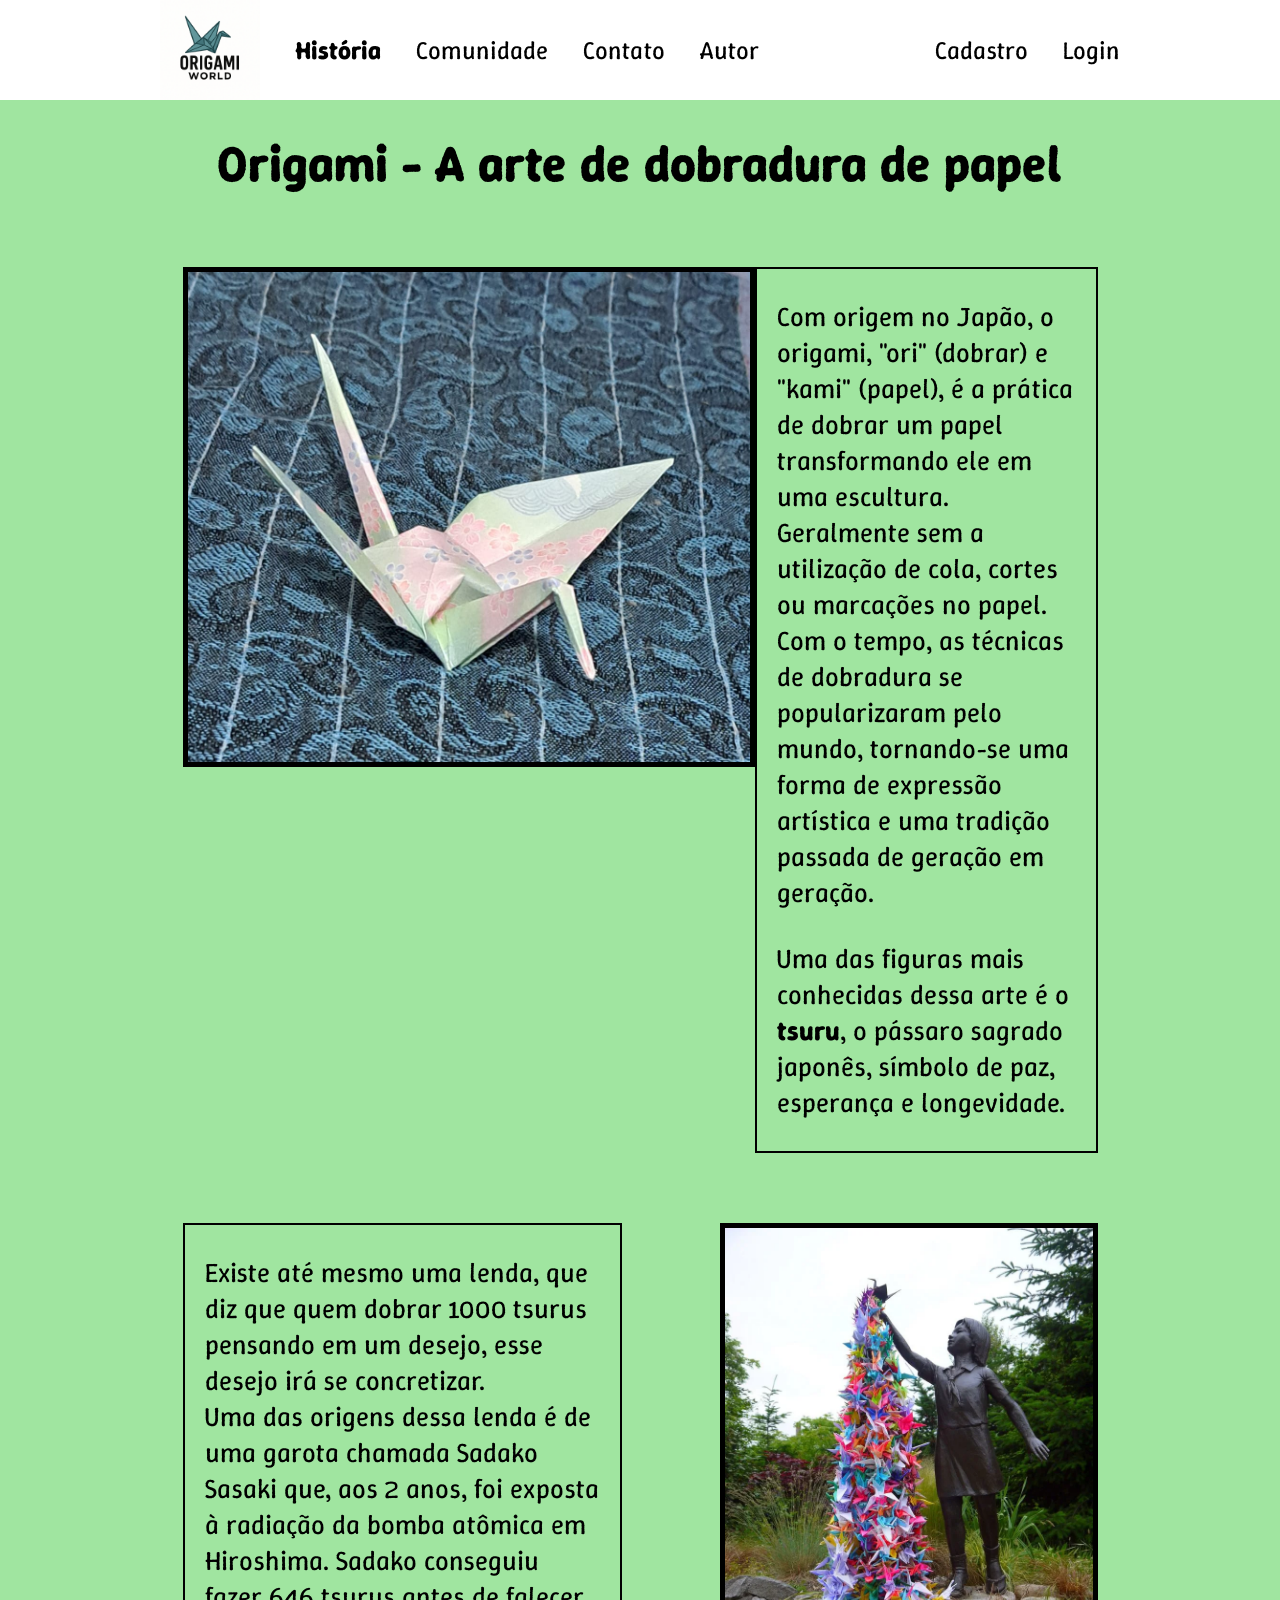
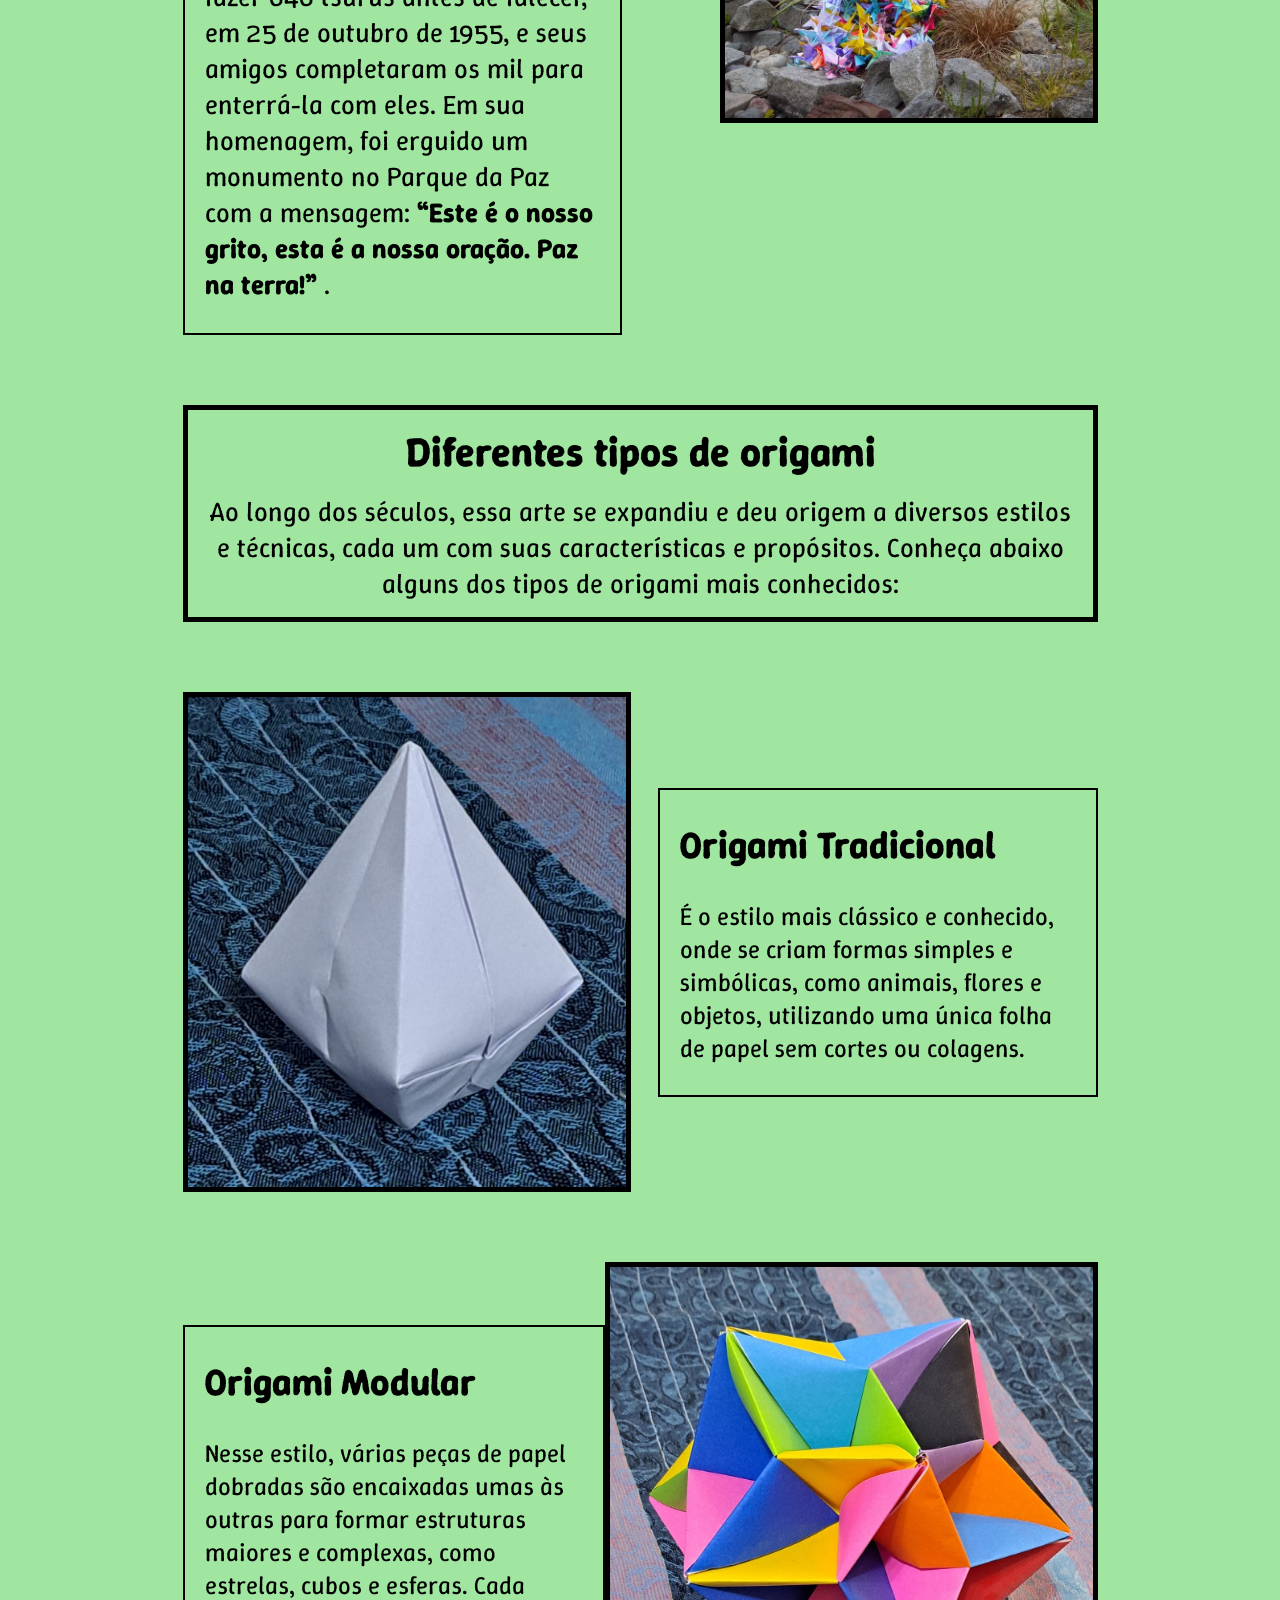
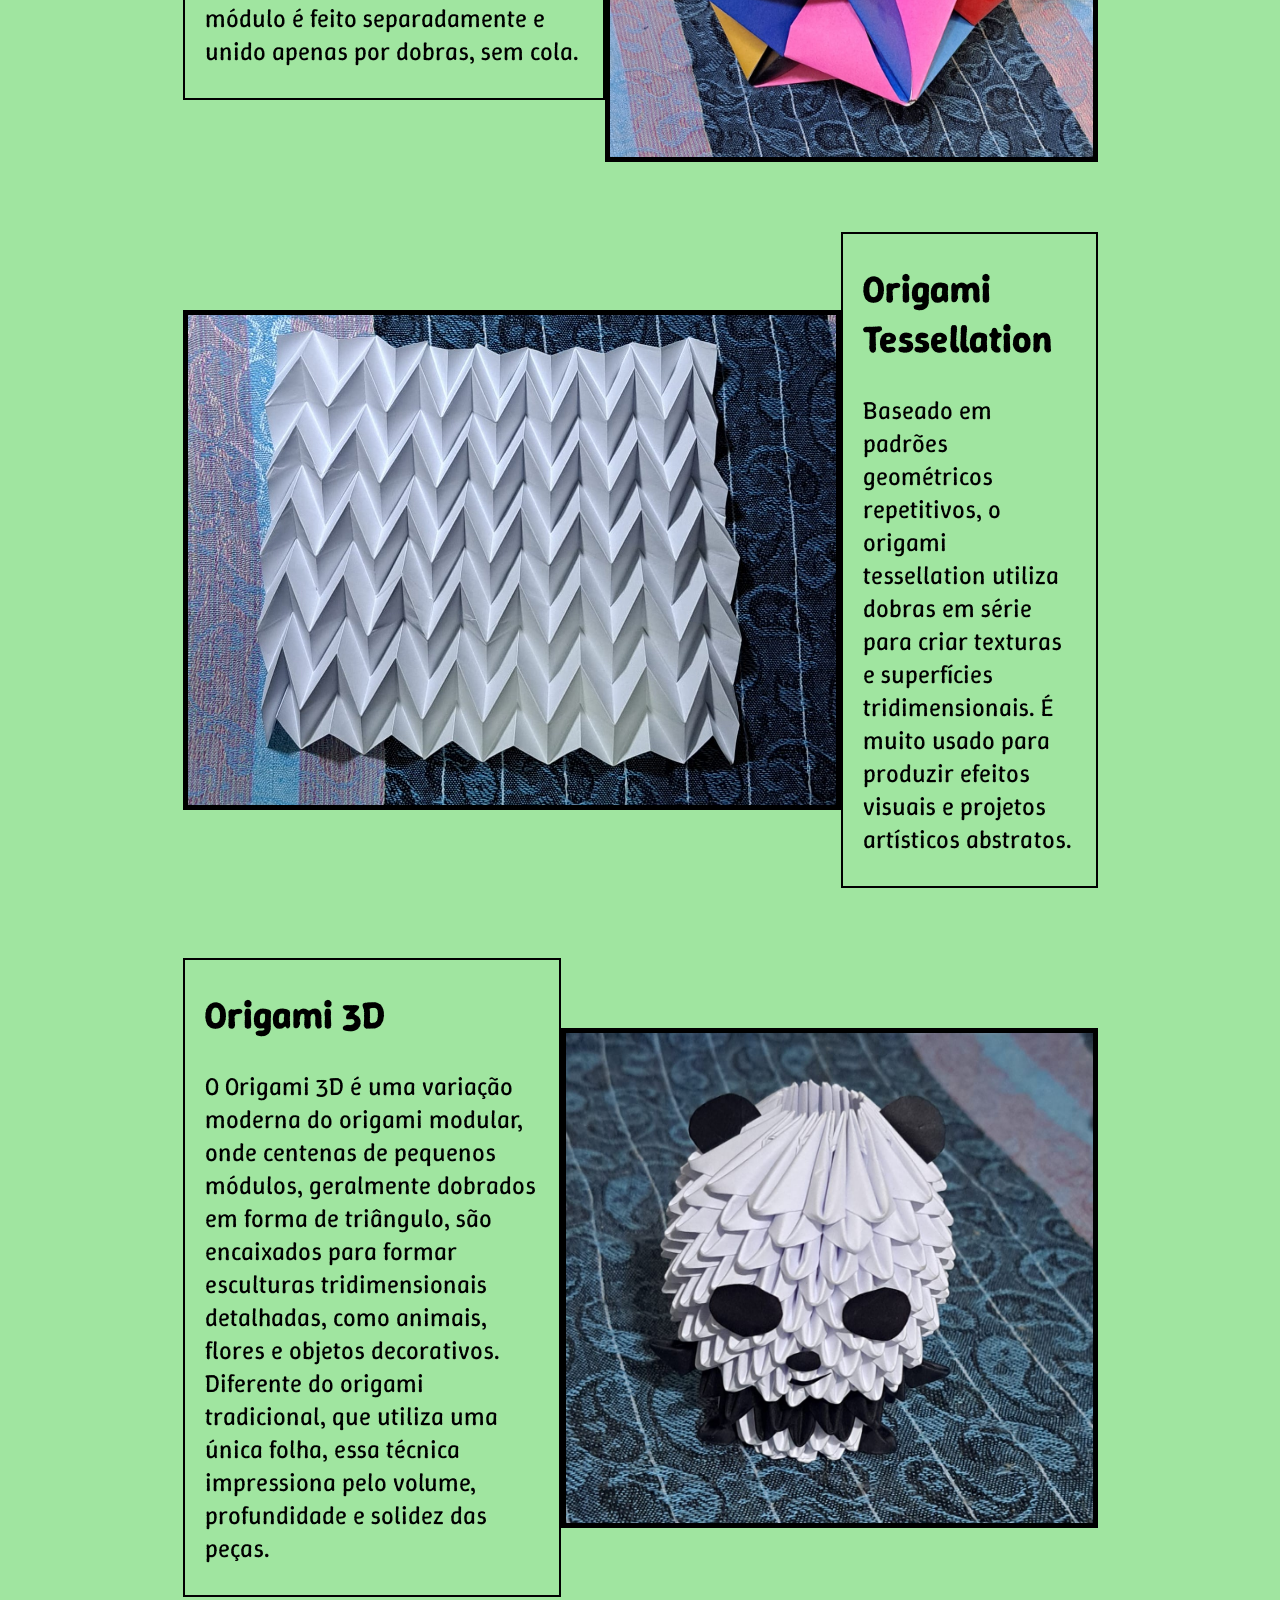
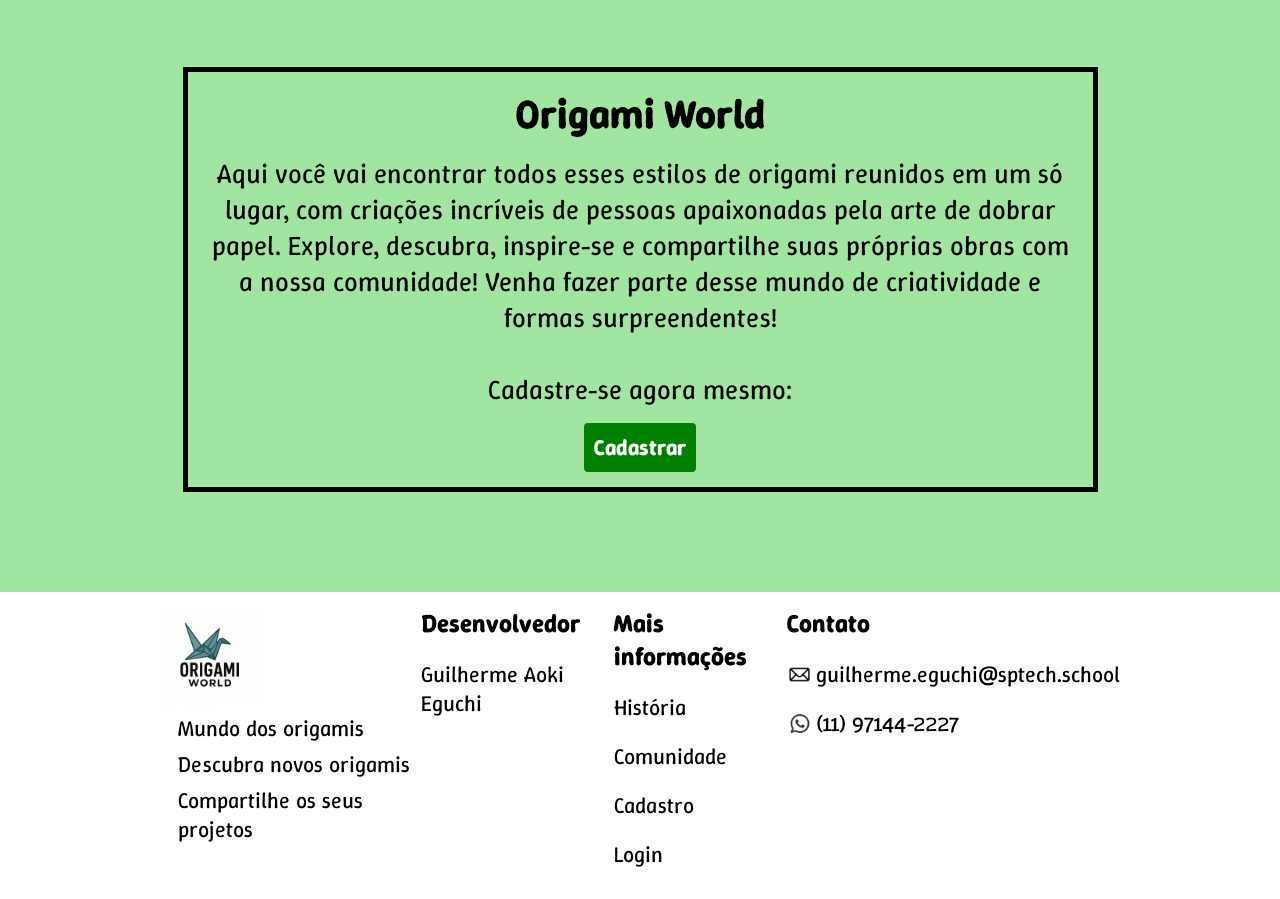
<file: Site/index.html>
<!DOCTYPE html>
<html lang="en">

<head>
    <meta charset="UTF-8">
    <meta name="viewport" content="width=device-width, initial-scale=1.0">
    <title>Página inicial</title>
    <link rel="stylesheet" href="style.css">
</head>

<body>
    <header>
        <nav class="navbar_esquerda">
            <a href="index.html"><img class="logo" src="./img/logo.png" alt="logo"></a>
            <li class="agora">
                <a href="index.html">História</a>
            </li>
            <li>
                <a href="comunidade.html">Comunidade</a>
            </li>
            <li>
                <a href="#contato">Contato</a>
            </li>
            <li>
                <a href="autor.html">Autor</a>
            </li>
        </nav>
        <nav class="navbar_direita">
            <li>
                <a href="cadastro.html">Cadastro</a>
            </li>
            <li>
                <a href="login.html">Login</a>
            </li>
        </nav>
    </header>

    <main class="historia">
        <h1>Origami - A arte de dobradura de papel</h1>
        <div class="main_tsuru">
            <img class="main_img" src="./img/tsuru.jpeg" alt="">
            <div class="borda">
                <p>Com origem no Japão, o origami, "ori" (dobrar) e "kami" (papel), é a prática de dobrar um papel
                    transformando ele em uma escultura. Geralmente sem a utilização de cola, cortes ou marcações no
                    papel.
                    Com o tempo, as técnicas de dobradura se popularizaram pelo mundo, tornando-se uma forma de
                    expressão
                    artística e uma tradição passada de geração em geração.</p>
                <p>Uma das figuras mais conhecidas dessa
                    arte é o <b>tsuru</b>, o pássaro sagrado japonês, símbolo de paz, esperança e longevidade.</p>
            </div>
        </div>
        <div class="main_tsuru">
            <div class="borda">
                <p>Existe até mesmo uma lenda, que diz que quem dobrar 1000 tsurus pensando em um desejo, esse desejo irá se concretizar. <br>
                    Uma das origens dessa lenda é de uma garota chamada Sadako Sasaki que, aos 2 anos, foi exposta à radiação da bomba 
                    atômica em Hiroshima. Sadako conseguiu fazer 646 tsurus antes de falecer, em 25 de outubro de 1955, e seus amigos completaram 
                    os mil para enterrá-la com eles. Em sua homenagem, foi erguido um monumento no Parque da Paz com a mensagem: <b>“Este é o nosso 
                    grito, esta é a nossa oração. Paz na terra!”</b> .
                </p>
            </div>
            <img class="main_img" src="./img/sadako_sasaki.webp" alt="">
        </div>
        <div class="diferente_tipo">
            <h2>Diferentes tipos de origami</h2>
            <p>Ao longo dos séculos, essa arte se expandiu e deu origem a diversos estilos e técnicas, cada um com suas
                características e propósitos. Conheça abaixo alguns dos tipos de origami mais conhecidos:</p>
        </div>
        <div class="origami_tipo">
            <img class="main_img" src="./img/tradicional.jpeg" alt="">
            <div class="borda">
                <h2>Origami Tradicional</h2>
                <p>É o estilo mais clássico e conhecido, onde se criam formas simples e simbólicas, como animais, flores
                    e objetos, utilizando uma única folha de papel sem cortes ou colagens.</p>
            </div>
        </div>
        <div class="origami_tipo">
            <div class="borda">
                <h2>Origami Modular</h2>
                <p>Nesse estilo, várias peças de papel dobradas são encaixadas umas às outras para formar estruturas
                    maiores e complexas, como estrelas, cubos e esferas. Cada módulo é feito separadamente e unido
                    apenas por dobras, sem cola.</p>
            </div>
            <img class="main_img" src="./img/modular.jpeg" alt="">
        </div>
        <div class="origami_tipo">
            <img class="main_img" src="./img/tessellation.jpeg" alt="">
            <div class="borda">
                <h2>Origami Tessellation</h2>
                <p>Baseado em padrões geométricos repetitivos, o origami tessellation utiliza dobras em série para criar
                    texturas e superfícies tridimensionais. É muito usado para produzir efeitos visuais e projetos
                    artísticos abstratos.</p>
            </div>
        </div>
        <div class="origami_tipo">
            <div class="borda">
                <h2>Origami 3D</h2>
                <p>O Origami 3D é uma variação moderna do origami modular, onde centenas de pequenos módulos, geralmente
                    dobrados em forma de triângulo, são encaixados para formar esculturas tridimensionais detalhadas,
                    como animais, flores e objetos decorativos. Diferente do origami tradicional, que utiliza uma única
                    folha, essa técnica impressiona pelo volume, profundidade e solidez das peças.</p>
            </div>
            <img class="main_img" src="./img/deBugger.jpeg" alt="">
        </div>
        <div class="diferente_tipo">
            <h2>Origami World</h2>
            <p>Aqui você vai encontrar todos esses estilos de origami reunidos em um só lugar, com criações incríveis de
                pessoas apaixonadas pela arte de dobrar papel. Explore, descubra, inspire-se e compartilhe suas próprias
                obras com a nossa comunidade! Venha fazer parte desse mundo de criatividade e formas surpreendentes!<br>
                <br> Cadastre-se agora mesmo:
            </p>
            <button onclick="irParaCadastro()">Cadastrar</button>
        </div>
    </main>

    <footer>
        <div class="footer_descricao">
            <a href="index.html"><img class="logo" src="./img/logo.png" alt="logo"></a>
            <div class="frase">
                <p>Mundo dos origamis</p>
                <p>Descubra novos origamis</p>
                <p>Compartilhe os seus projetos</p>
            </div>
        </div>
        <div class="footer_fundador">
            <h6>Desenvolvedor</h6>
            <a href="autor.html">Guilherme Aoki Eguchi</a>
        </div>
        <div class="footer_informacao">
            <h6>Mais informações</h6>
            <a href="index.html">História</a>
            <a href="comunidade.html">Comunidade</a>
            <a href="cadastro.html">Cadastro</a>
            <a href="login.html">Login</a>
        </div>
        <div class="footer_contato" id="contato">
            <h6>Contato</h6>
            <p><img src="./img/email.jpg" alt="">guilherme.eguchi@sptech.school</p>
            <p><img src="./img/whatsapp.webp" alt="">(11) 97144-2227</p>
        </div>
    </footer>
</body>

<script>
    function irParaCadastro() {
        window.location = './cadastro.html';
    }
</script>

</html>
</file>
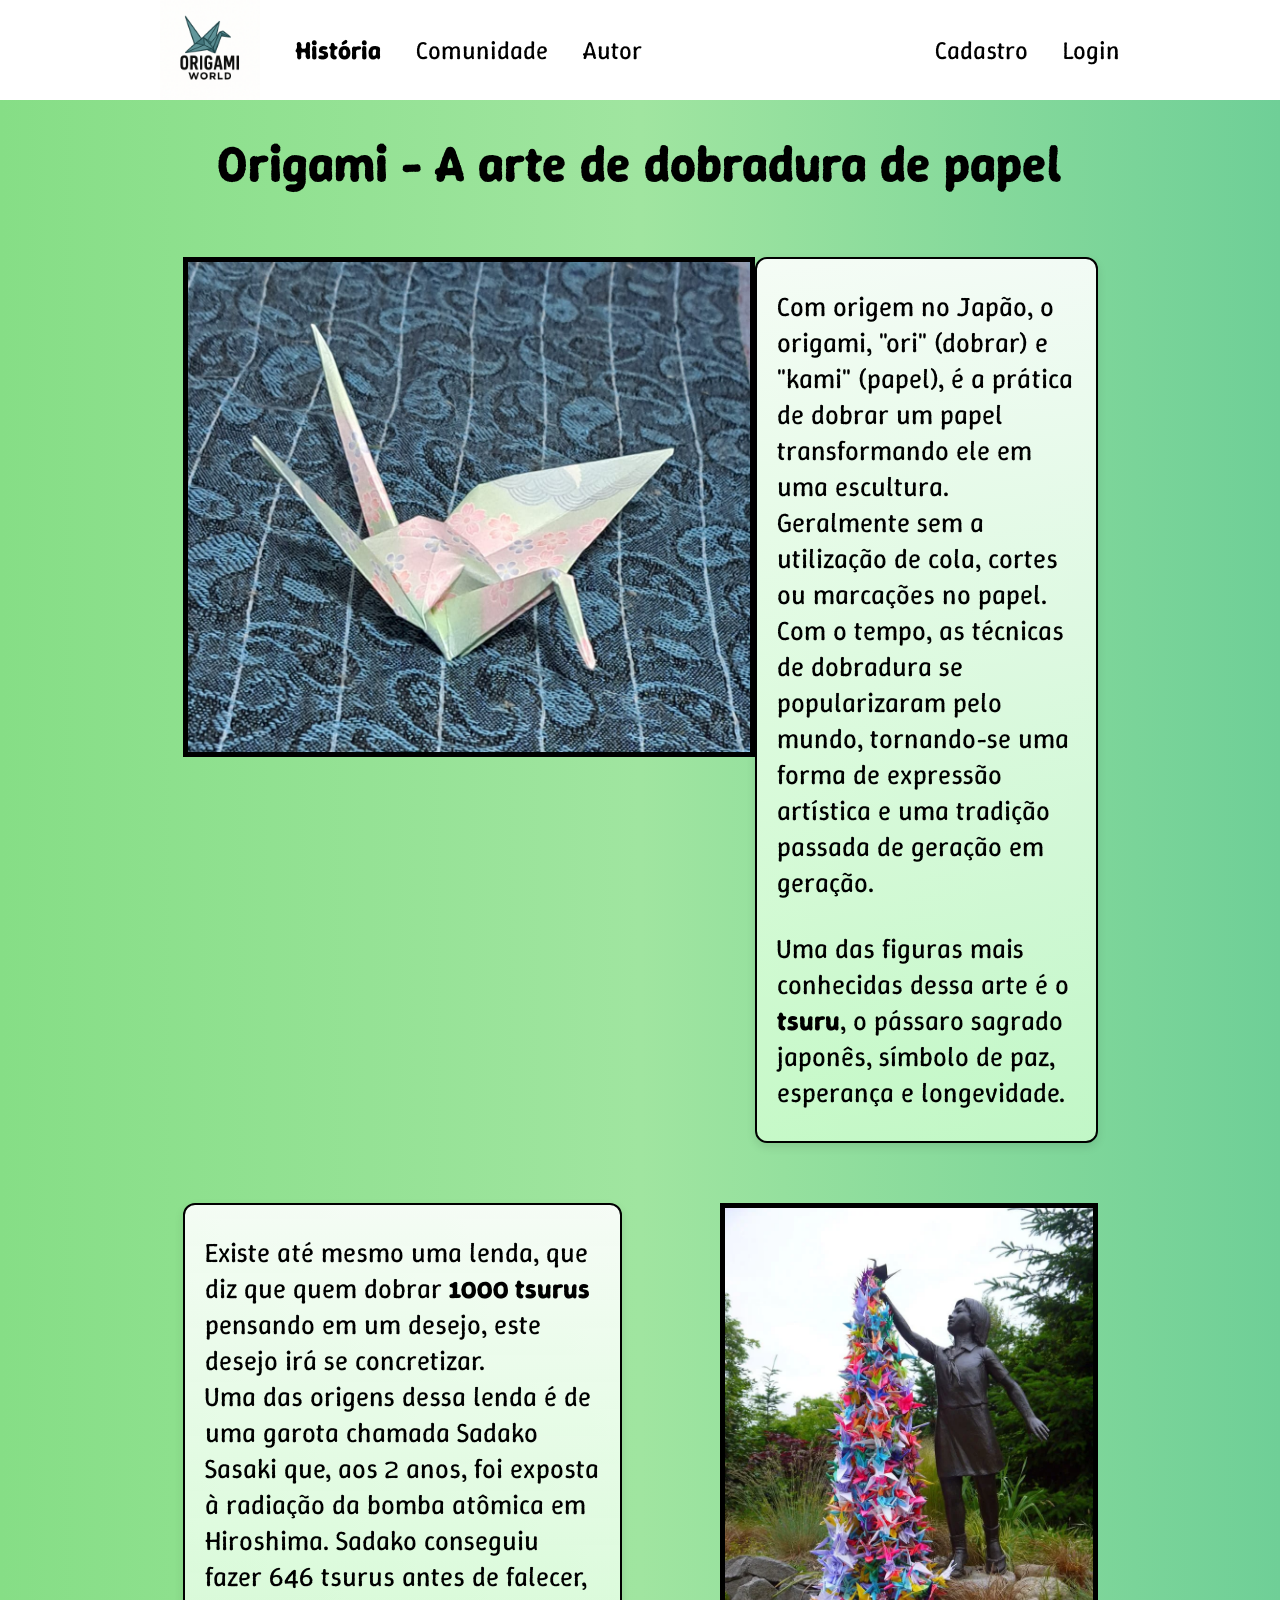
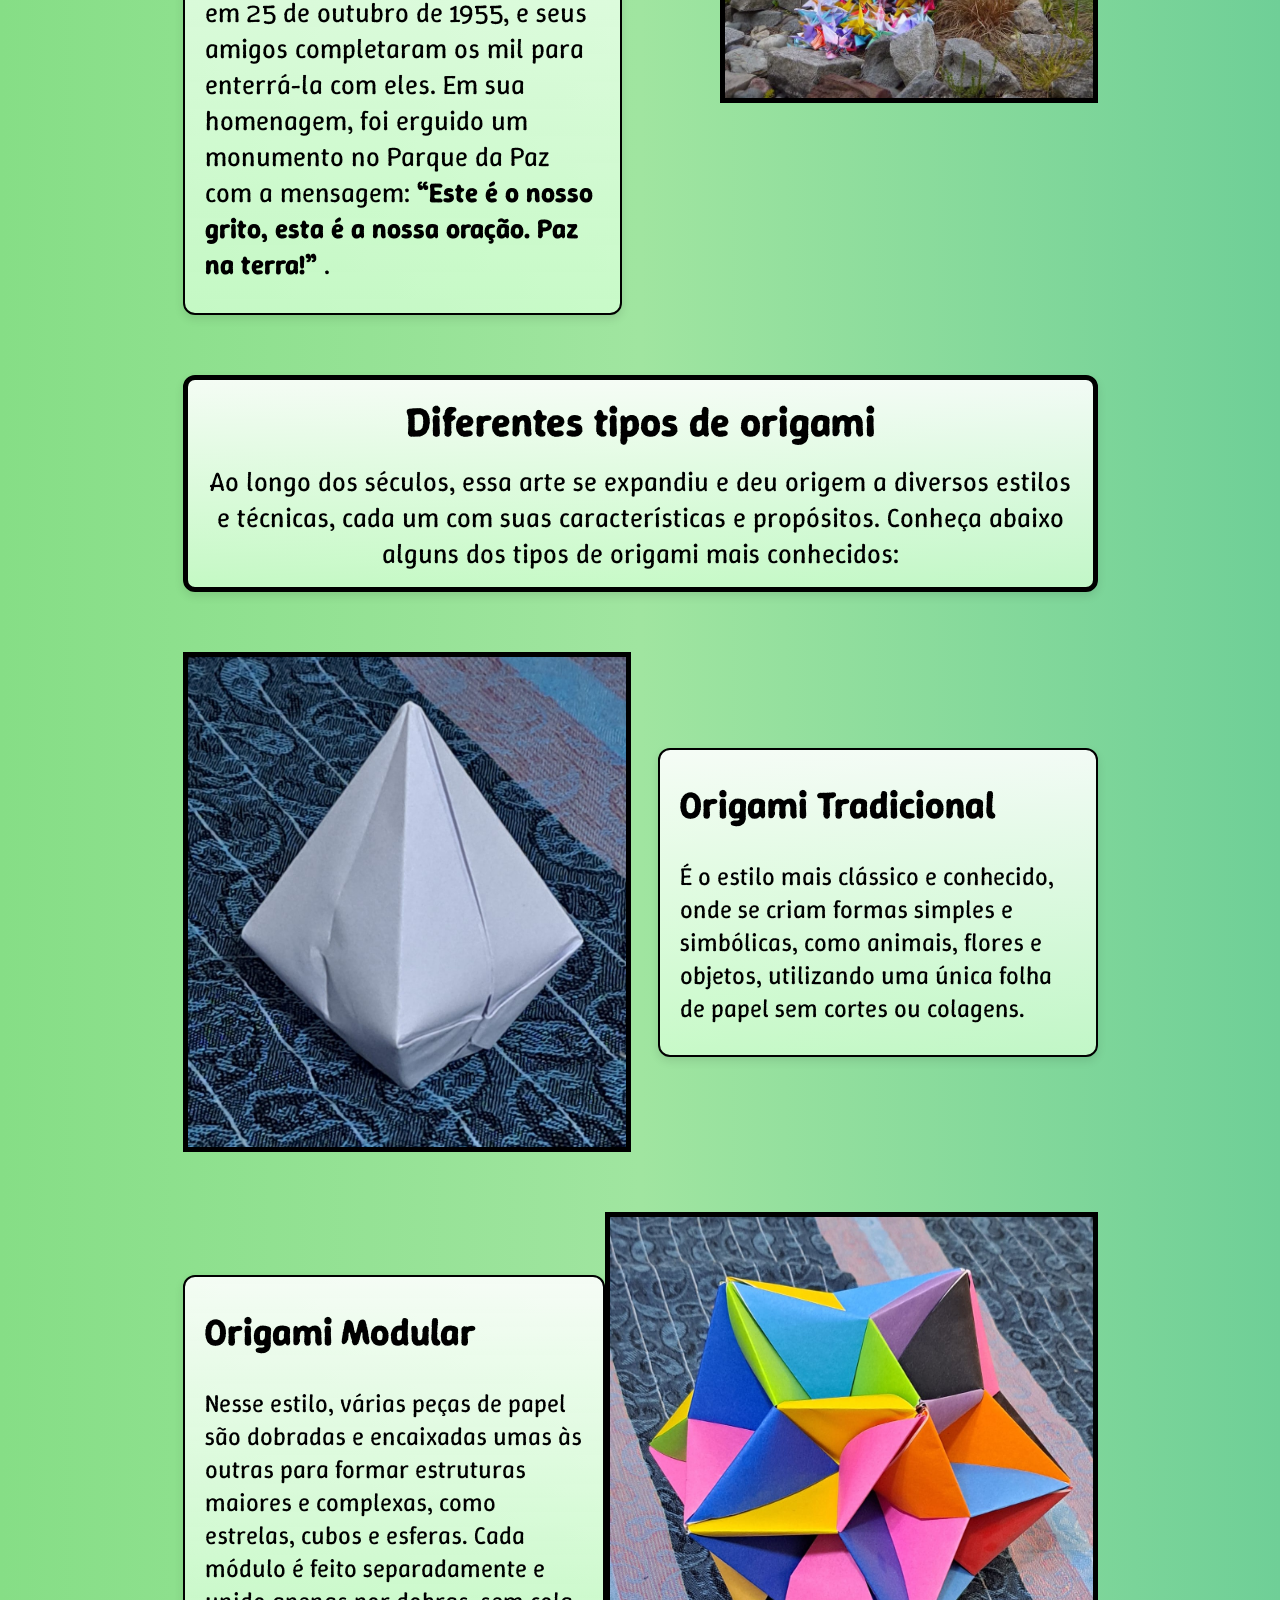
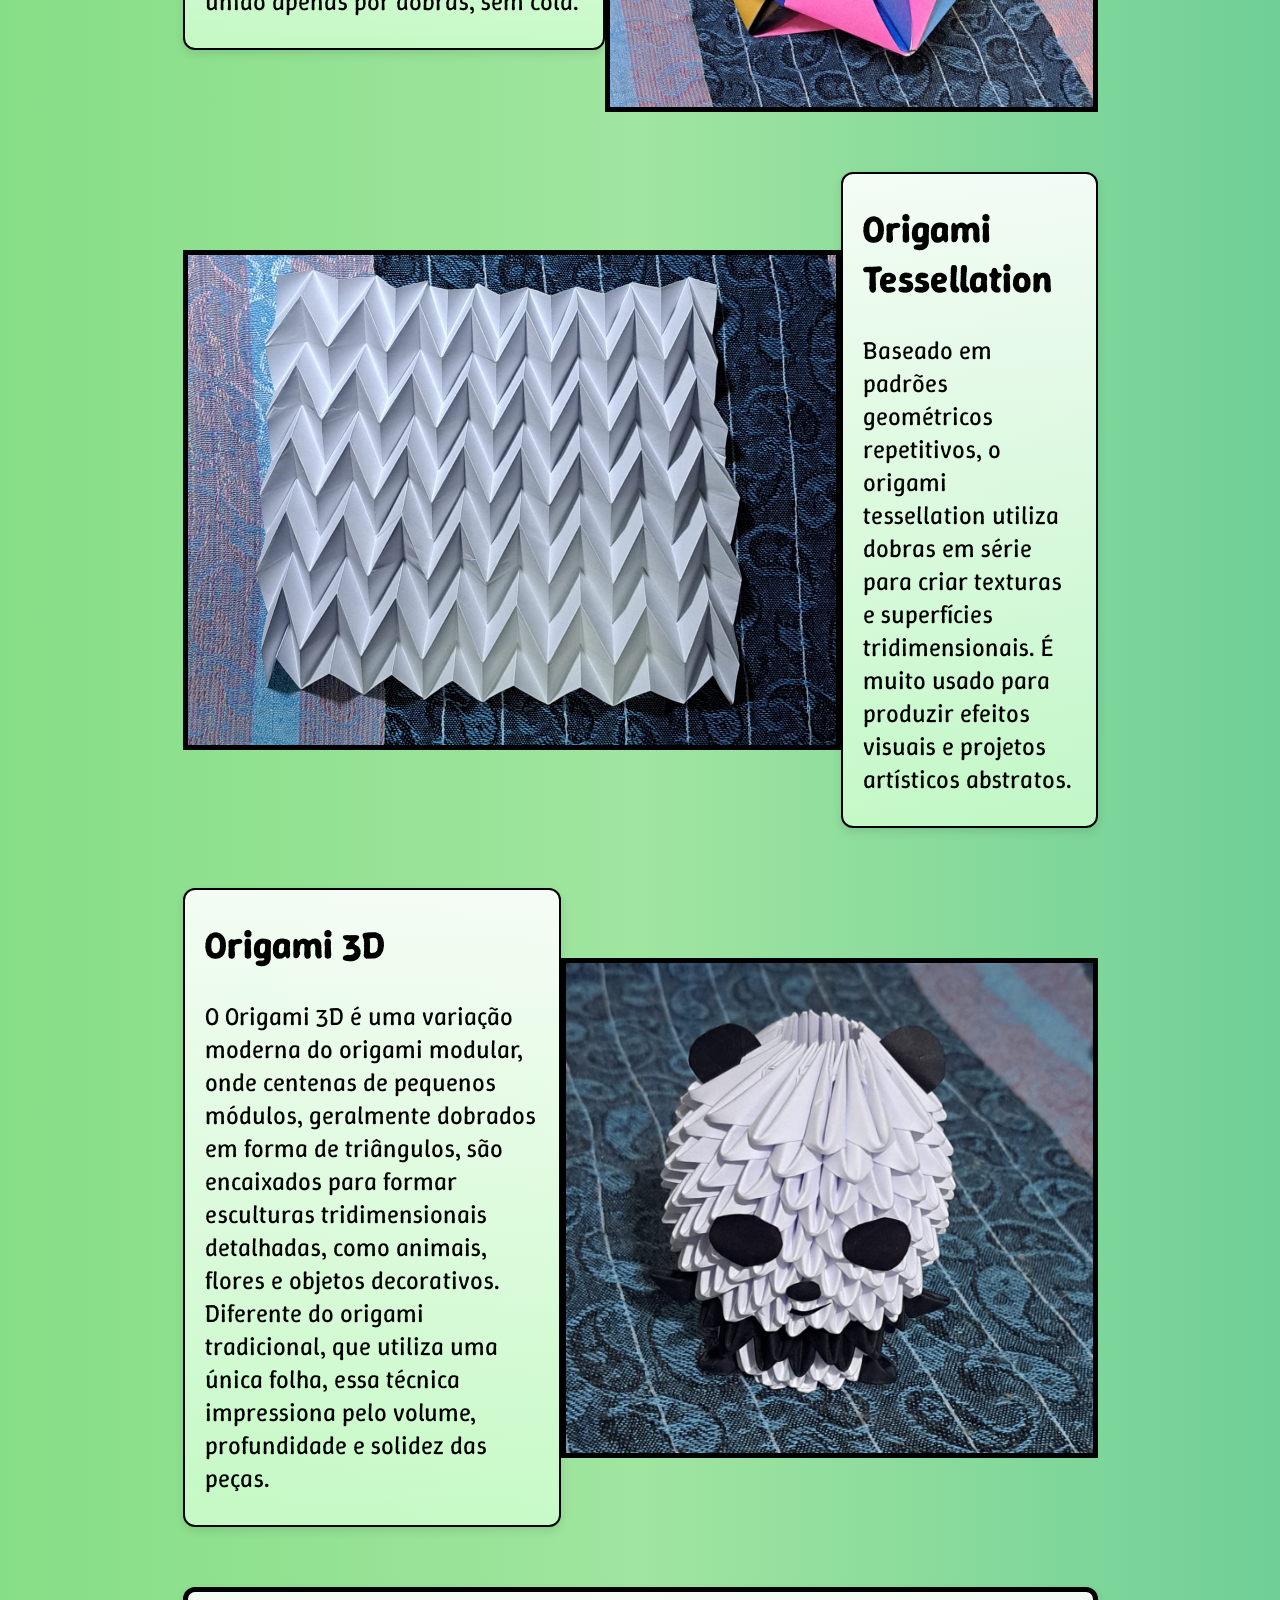
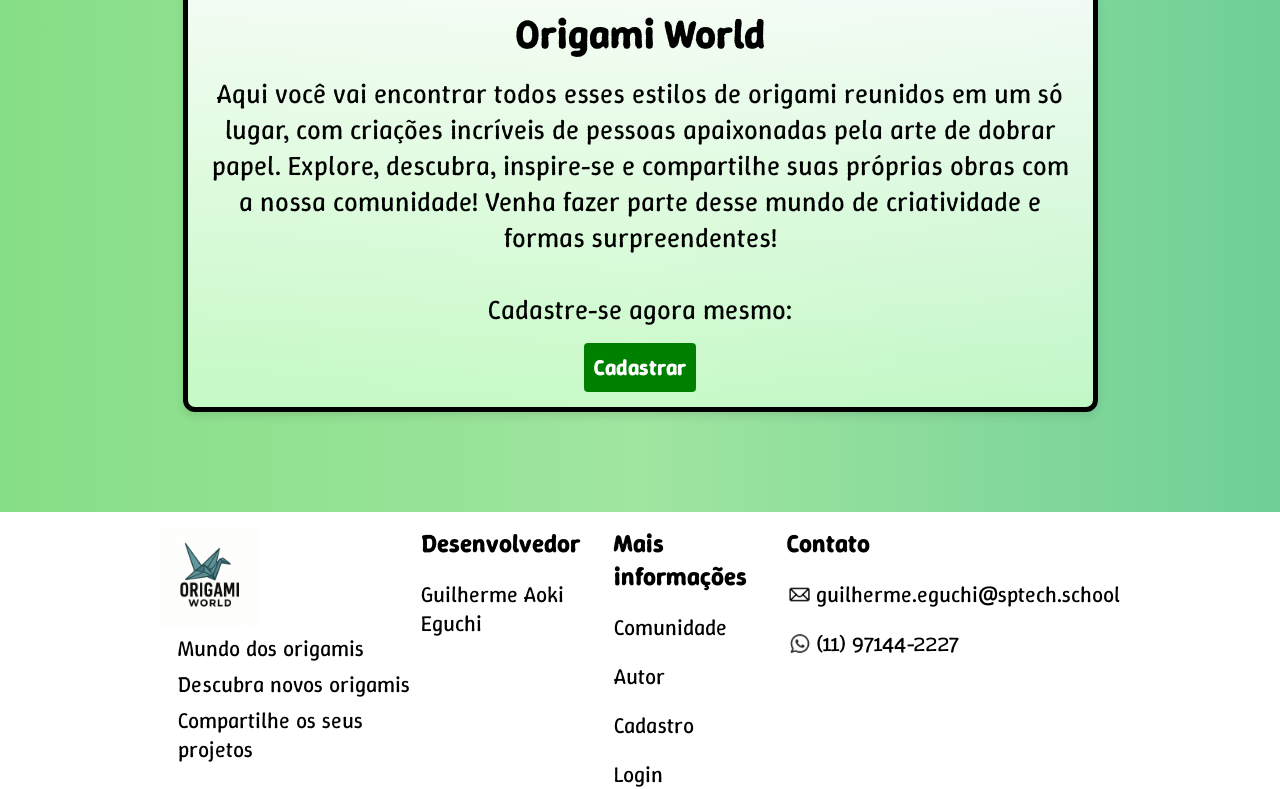
<file: web-data-viz/public/index.html>
<!DOCTYPE html>
<html lang="en">

<head>
    <meta charset="UTF-8">
    <meta name="viewport" content="width=device-width, initial-scale=1.0">
    <title>Página inicial</title>
    <link rel="stylesheet" href="./css/style.css">
</head>

<body>
    <header>
        <nav class="navbar_esquerda">
            <a href="index.html"><img class="logo" src="./img/logo.png" alt="logo"></a>
            <li class="agora">
                <a href="index.html">História</a>
            </li>
            <li>
                <a href="comunidade.html">Comunidade</a>
            </li>
            <li>
                <a href="autor.html">Autor</a>
            </li>
            <li id="navbar_quiz">
                <a href="quiz.html">Quiz</a>
            </li>
        </nav>
        <nav class="navbar_direita">
            <li>
                <a href="" id="navbar_sair">Sair</a>
            </li>
            <li>
                <a href="cadastro.html" id="navbar_cadastro">Cadastro</a>
            </li>
            <li>
                <a href="login.html" id="navbar_login">Login</a>
            </li>
        </nav>
    </header>

    <main class="historia">
        <h1>Origami - A arte de dobradura de papel</h1>
        <div class="main_tsuru">
            <img class="main_img" src="./img/tsuru.jpeg" alt="">
            <div class="borda">
                <p>Com origem no Japão, o origami, "ori" (dobrar) e "kami" (papel), é a prática de dobrar um papel
                    transformando ele em uma escultura. Geralmente sem a utilização de cola, cortes ou marcações no
                    papel. Com o tempo, as técnicas de dobradura se popularizaram pelo mundo, tornando-se uma forma de
                    expressão artística e uma tradição passada de geração em geração.</p>
                <p>Uma das figuras mais conhecidas dessa arte é o <b>tsuru</b>, o pássaro sagrado japonês, símbolo de paz, esperança e longevidade.</p>
            </div>
        </div>
        <div class="main_tsuru">
            <div class="borda">
                <p>Existe até mesmo uma lenda, que diz que quem dobrar <b>1000 tsurus</b> pensando em um desejo, este desejo irá se concretizar. <br>
                    Uma das origens dessa lenda é de uma garota chamada Sadako Sasaki que, aos 2 anos, foi exposta à radiação da bomba 
                    atômica em Hiroshima. Sadako conseguiu fazer 646 tsurus antes de falecer, em 25 de outubro de 1955, e seus amigos completaram 
                    os mil para enterrá-la com eles. Em sua homenagem, foi erguido um monumento no Parque da Paz com a mensagem: <b>“Este é o nosso 
                    grito, esta é a nossa oração. Paz na terra!”</b> .
                </p>
            </div>
            <img class="main_img" src="./img/sadako_sasaki.webp" alt="">
        </div>
        <div class="diferente_tipo">
            <h2>Diferentes tipos de origami</h2>
            <p>Ao longo dos séculos, essa arte se expandiu e deu origem a diversos estilos e técnicas, cada um com suas
                características e propósitos. Conheça abaixo alguns dos tipos de origami mais conhecidos:</p>
        </div>
        <div class="origami_tipo">
            <img class="main_img" src="./img/Balão tradicional.jpeg" alt="">
            <div class="borda">
                <h2>Origami Tradicional</h2>
                <p>É o estilo mais clássico e conhecido, onde se criam formas simples e simbólicas, como animais, flores
                    e objetos, utilizando uma única folha de papel sem cortes ou colagens.</p>
            </div>
        </div>
        <div class="origami_tipo">
            <div class="borda">
                <h2>Origami Modular</h2>
                <p>Nesse estilo, várias peças de papel são dobradas e encaixadas umas às outras para formar estruturas
                    maiores e complexas, como estrelas, cubos e esferas. Cada módulo é feito separadamente e unido
                    apenas por dobras, sem cola.</p>
            </div>
            <img class="main_img" src="./img/Icosaedro.jpeg" alt="">
        </div>
        <div class="origami_tipo">
            <img class="main_img" src="./img/Herringbone Tesselation.jpeg" alt="">
            <div class="borda">
                <h2>Origami Tessellation</h2>
                <p>Baseado em padrões geométricos repetitivos, o origami tessellation utiliza dobras em série para criar
                    texturas e superfícies tridimensionais. É muito usado para produzir efeitos visuais e projetos
                    artísticos abstratos.</p>
            </div>
        </div>
        <div class="origami_tipo">
            <div class="borda">
                <h2>Origami 3D</h2>
                <p>O Origami 3D é uma variação moderna do origami modular, onde centenas de pequenos módulos, geralmente
                    dobrados em forma de triângulos, são encaixados para formar esculturas tridimensionais detalhadas,
                    como animais, flores e objetos decorativos. Diferente do origami tradicional, que utiliza uma única
                    folha, essa técnica impressiona pelo volume, profundidade e solidez das peças.</p>
            </div>
            <img class="main_img" src="./img/DeBugger.jpeg" alt="">
        </div>
        <div class="diferente_tipo" id="cadastrarOrigamiWorld">
            <h2>Origami World</h2>
            <p>Aqui você vai encontrar todos esses estilos de origami reunidos em um só lugar, com criações incríveis de
                pessoas apaixonadas pela arte de dobrar papel. Explore, descubra, inspire-se e compartilhe suas próprias
                obras com a nossa comunidade! Venha fazer parte desse mundo de criatividade e formas surpreendentes!<br>
                <br> Cadastre-se agora mesmo:
            </p>
            <button onclick="irParaCadastro()">Cadastrar</button>
        </div>
    </main>

    <footer>
        <div class="footer_descricao">
            <a href="index.html"><img class="logo" src="./img/logo.png" alt="logo"></a>
            <div class="frase">
                <p>Mundo dos origamis</p>
                <p>Descubra novos origamis</p>
                <p>Compartilhe os seus projetos</p>
            </div>
        </div>
        <div class="footer_fundador">
            <h6>Desenvolvedor</h6>
            <a href="autor.html">Guilherme Aoki Eguchi</a>
        </div>
        <div class="footer_informacao">
            <h6>Mais informações</h6>
            <a href="comunidade.html">Comunidade</a>
            <a href="autor.html">Autor</a>
            <a href="quiz.html" id="footer_quiz">Quiz</a>
            <a href="cadastro.html" id="footer_cadastro">Cadastro</a>
            <a href="login.html" id="footer_login">Login</a>
        </div>
        <div class="footer_contato">
            <h6>Contato</h6>
            <p><img src="./img/email.jpg" alt="">guilherme.eguchi@sptech.school</p>
            <p><img src="./img/whatsapp.webp" alt="">(11) 97144-2227</p>
        </div>
    </footer>
</body>

<script>
    function irParaCadastro() {
        window.location = './cadastro.html';
    }

    var logado = sessionStorage.getItem('logado');
    // Verifica se o usuário já foi logado
    if (logado == 'logadoSim') {
        navbar_cadastro.style.display = 'none';
        navbar_login.style.display = 'none';
        navbar_sair.style.display = 'flex';
        navbar_quiz.style.display = 'block';
        footer_quiz.style.display = 'block';
        footer_cadastro.style.display = 'none';
        footer_login.style.display = 'none';
        cadastrarOrigamiWorld.style.display = 'none';
    } else {
        navbar_quiz.style.display = 'none';
        footer_quiz.style.display = 'none';
    }

    document.querySelector('#navbar_sair').onclick = (e) => {
        e.preventDefault(); // Impede com que o comando aconteça, foi utilizado para conseguir mudar de janela para o index.html.
        sessionStorage.setItem('logado', 'logadoNao');
        window.location.href = './index.html';
    }
</script>

</html>
</file>
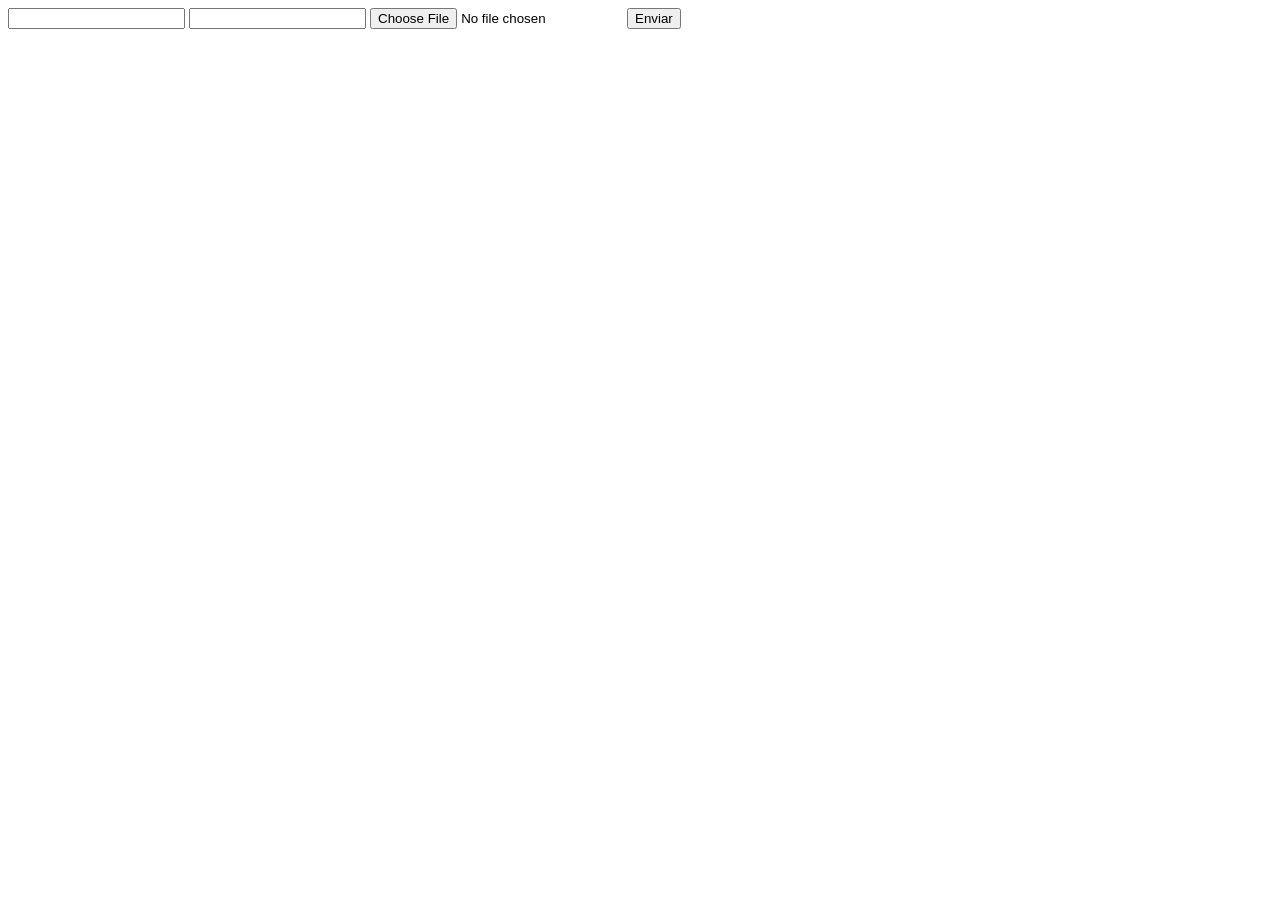
<file: web-data-viz/DOCUMENTOS_DE_APOIO/exemplo_de_upload_de_arquivo/public/index.html>
<!DOCTYPE html>
<html lang="en">

<head>
  <meta charset="UTF-8">
  <meta http-equiv="X-UA-Compatible" content="IE=edge">
  <meta name="viewport" content="width=device-width, initial-scale=1.0">
  <title>Upload</title>
</head>

<body>

  <div>
    <input name="nome" id="nome" type="text"/>
    <input name="email" id="email" type="url"/>
    <input name="foto" id="foto" type="file"/>
    <button onclick="enviar()">Enviar</button>
  </div>

  <div id="container"></div>
</body>

</html>

<script>
  function enviar() {
    const formData = new FormData();
    formData.append('foto', foto.files[0])
    formData.append('nome', nome.value)
    formData.append('email', email.value)

    fetch("/usuarios/cadastro", {
      method: "POST",
      body: formData
    })
      .then(res => {
        window.location = "./perfil.html"
      })
      .catch(err => {
        console.log(err);
      })
  }
</script>
</file>
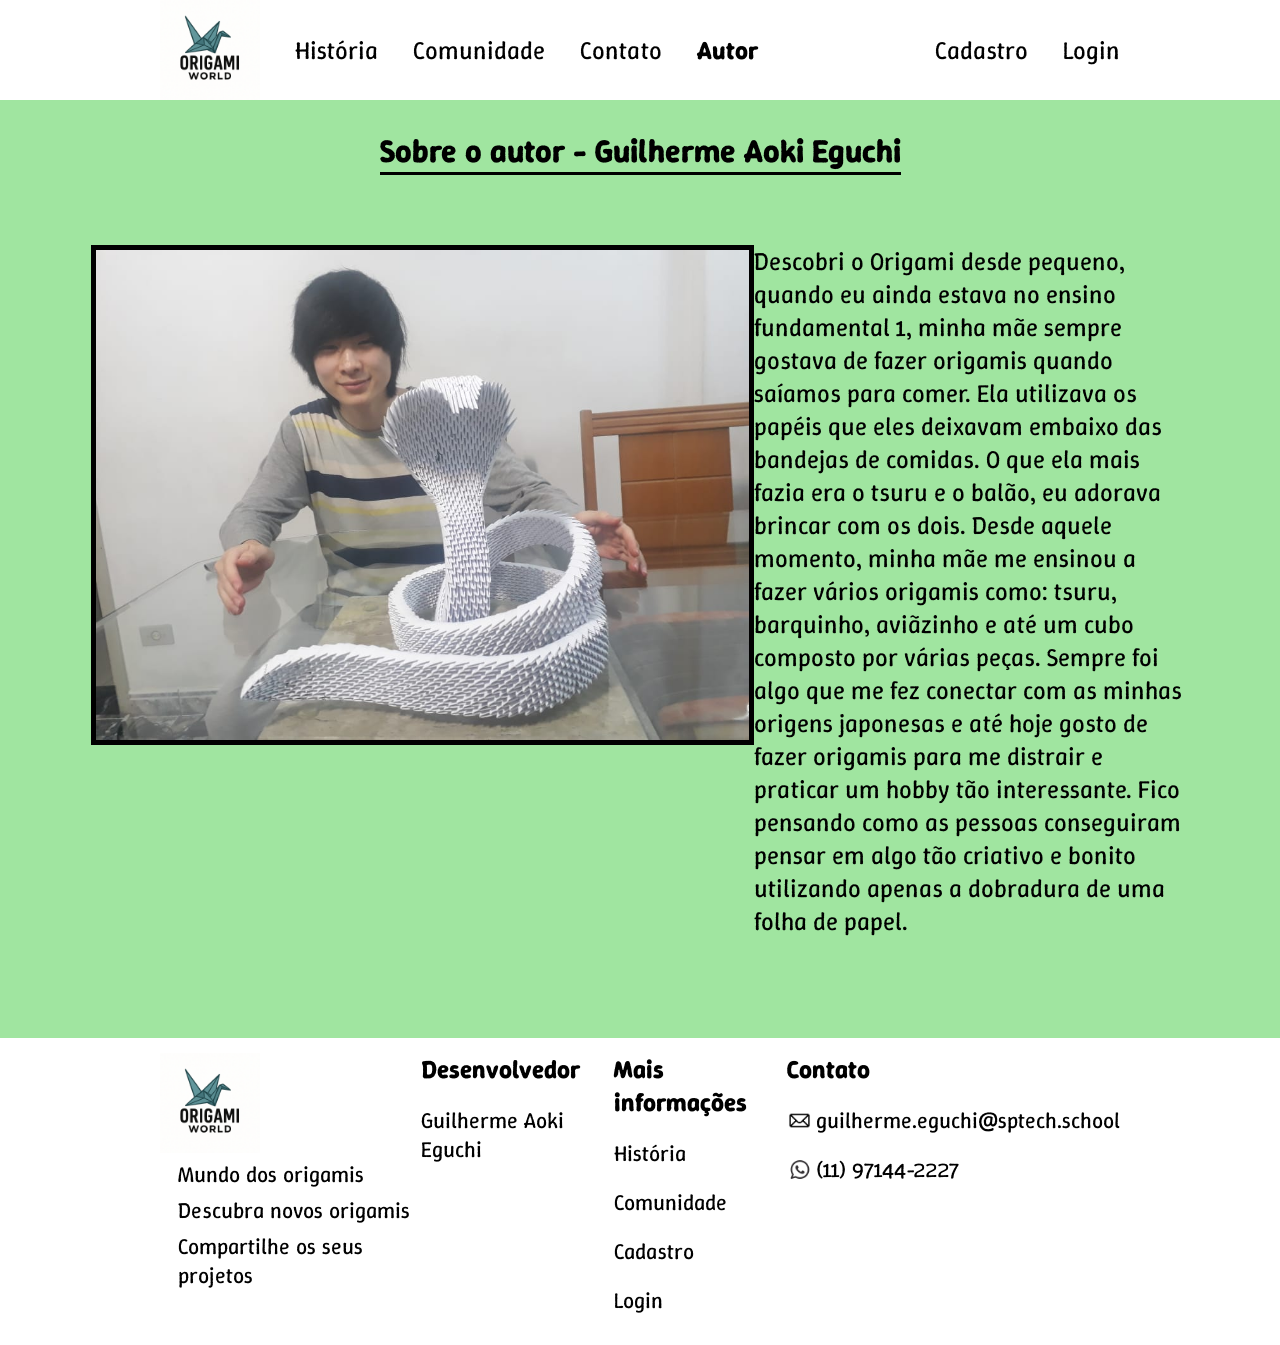
<file: Site/autor.html>
<!DOCTYPE html>
<html lang="en">

<head>
    <meta charset="UTF-8">
    <meta name="viewport" content="width=device-width, initial-scale=1.0">
    <title>Sobre o autor</title>
    <link rel="stylesheet" href="style.css">
</head>

<body>
    <header>
        <nav class="navbar_esquerda">
            <a href="index.html"><img class="logo" src="./img/logo.png" alt="logo"></a>
            <li>
                <a href="index.html">História</a>
            </li>
            <li>
                <a href="comunidade.html">Comunidade</a>
            </li>
            <li>
                <a href="#contato">Contato</a>
            </li>
            <li class="agora">
                <a href="autor.html">Autor</a>
            </li>
        </nav>
        <nav class="navbar_direita">
            <li>
                <a href="cadastro.html">Cadastro</a>
            </li>
            <li>
                <a href="login.html">Login</a>
            </li>
        </nav>
    </header>

    <main class="autor">
        <h1>Sobre o autor - Guilherme Aoki Eguchi</h1>
        <div class="main_autor">
            <img class="autor_img" src="./img/autor_img.jpeg" alt="">
            <div class="texto_autor">
                <p>Descobri o Origami desde pequeno, quando eu ainda estava no ensino fundamental 1, minha mãe sempre gostava de fazer origamis quando saíamos para comer. Ela utilizava os papéis que eles deixavam embaixo das bandejas de comidas. O que ela mais fazia era o tsuru e o balão, eu adorava brincar com os dois. Desde aquele momento, minha mãe me ensinou a fazer vários origamis como: tsuru, barquinho, aviãzinho e até um cubo composto por várias peças. Sempre foi algo que me fez conectar com as minhas origens japonesas e até hoje gosto de fazer origamis para me distrair e praticar um hobby tão interessante. Fico pensando como as pessoas conseguiram pensar em algo tão criativo e bonito utilizando apenas a dobradura de uma folha de papel.</p>
            </div>
        </div>
    </main>

    <footer>
        <div class="footer_descricao">
            <a href="index.html"><img class="logo" src="./img/logo.png" alt="logo"></a>
            <div class="frase">
                <p>Mundo dos origamis</p>
                <p>Descubra novos origamis</p>
                <p>Compartilhe os seus projetos</p>
            </div>
        </div>
        <div class="footer_fundador">
            <h6>Desenvolvedor</h6>
            <a href="autor.html">Guilherme Aoki Eguchi</a>
        </div>
        <div class="footer_informacao">
            <h6>Mais informações</h6>
            <a href="index.html">História</a>
            <a href="comunidade.html">Comunidade</a>
            <a href="cadastro.html">Cadastro</a>
            <a href="login.html">Login</a>
        </div>
        <div class="footer_contato" id="contato">
            <h6>Contato</h6>
            <p><img src="./img/email.jpg" alt="">guilherme.eguchi@sptech.school</p>
            <p><img src="./img/whatsapp.webp" alt="">(11) 97144-2227</p>
        </div>
</body>

</html>
</file>
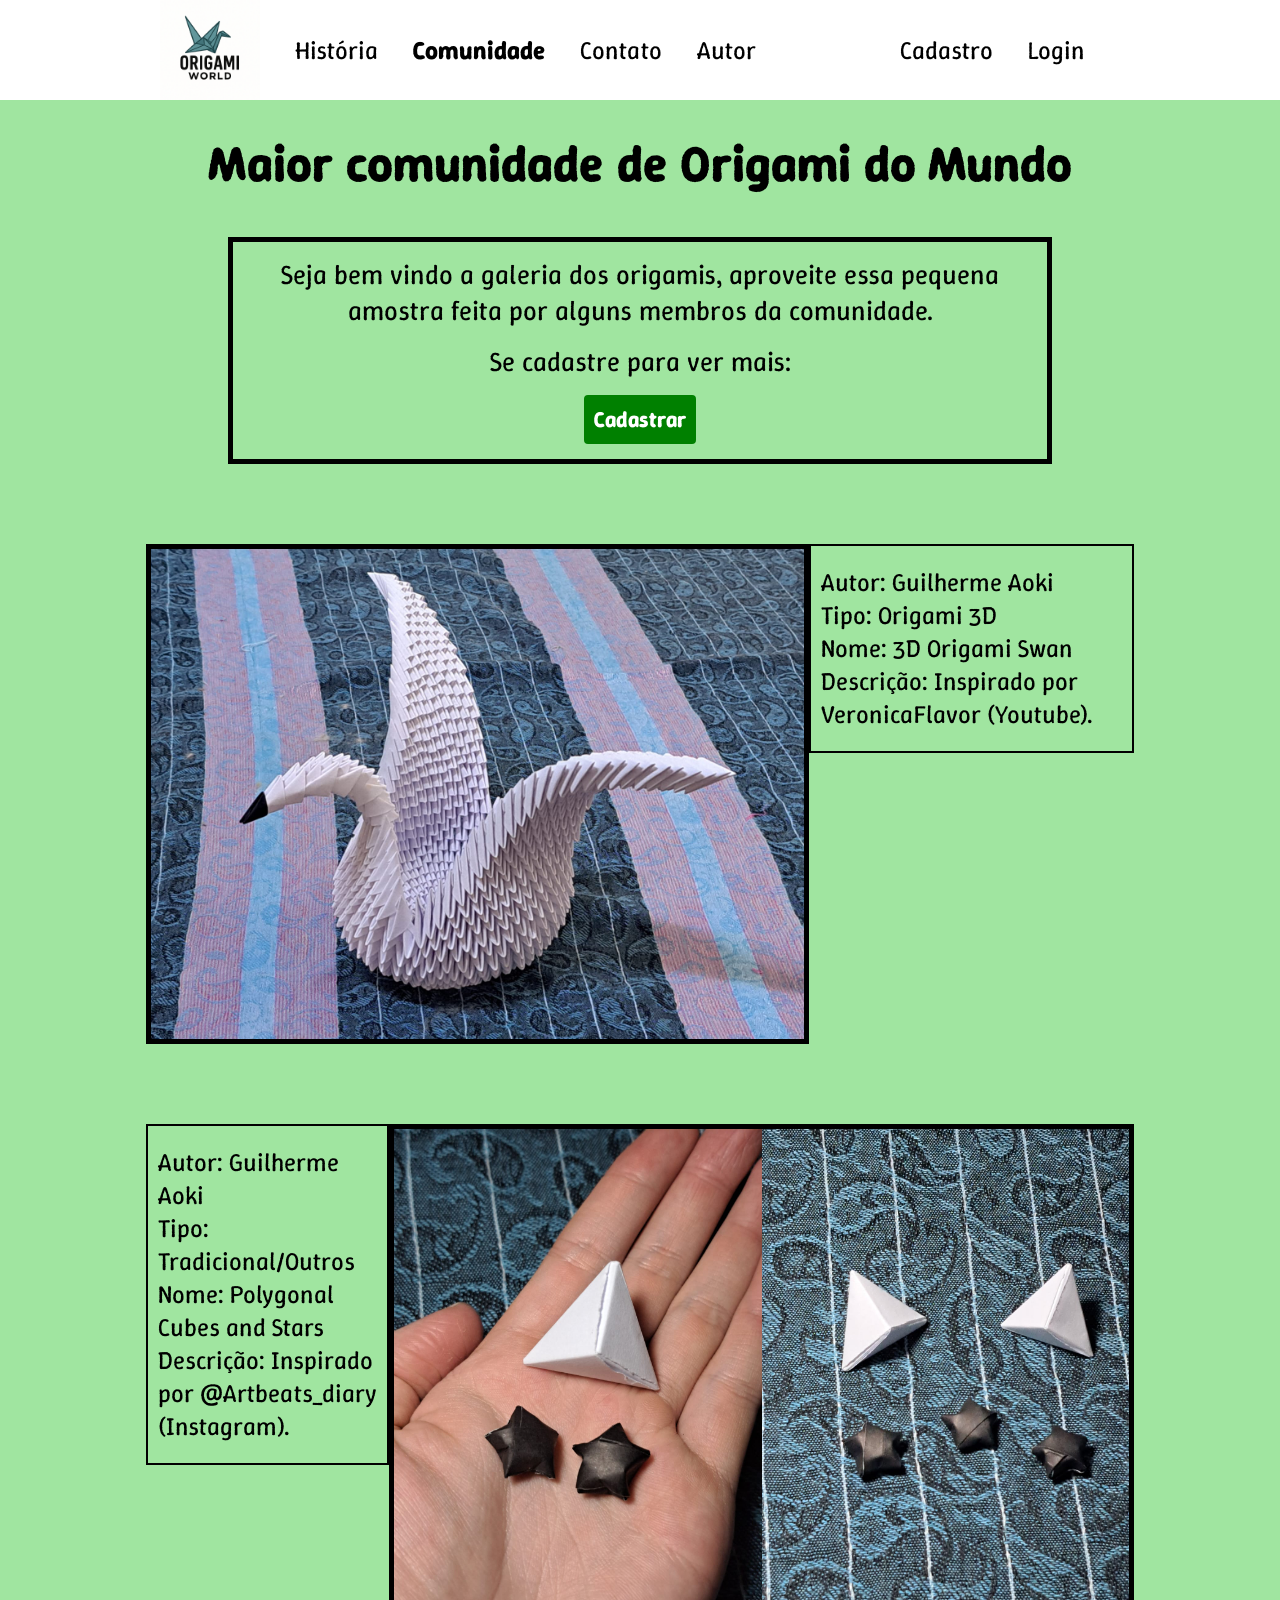
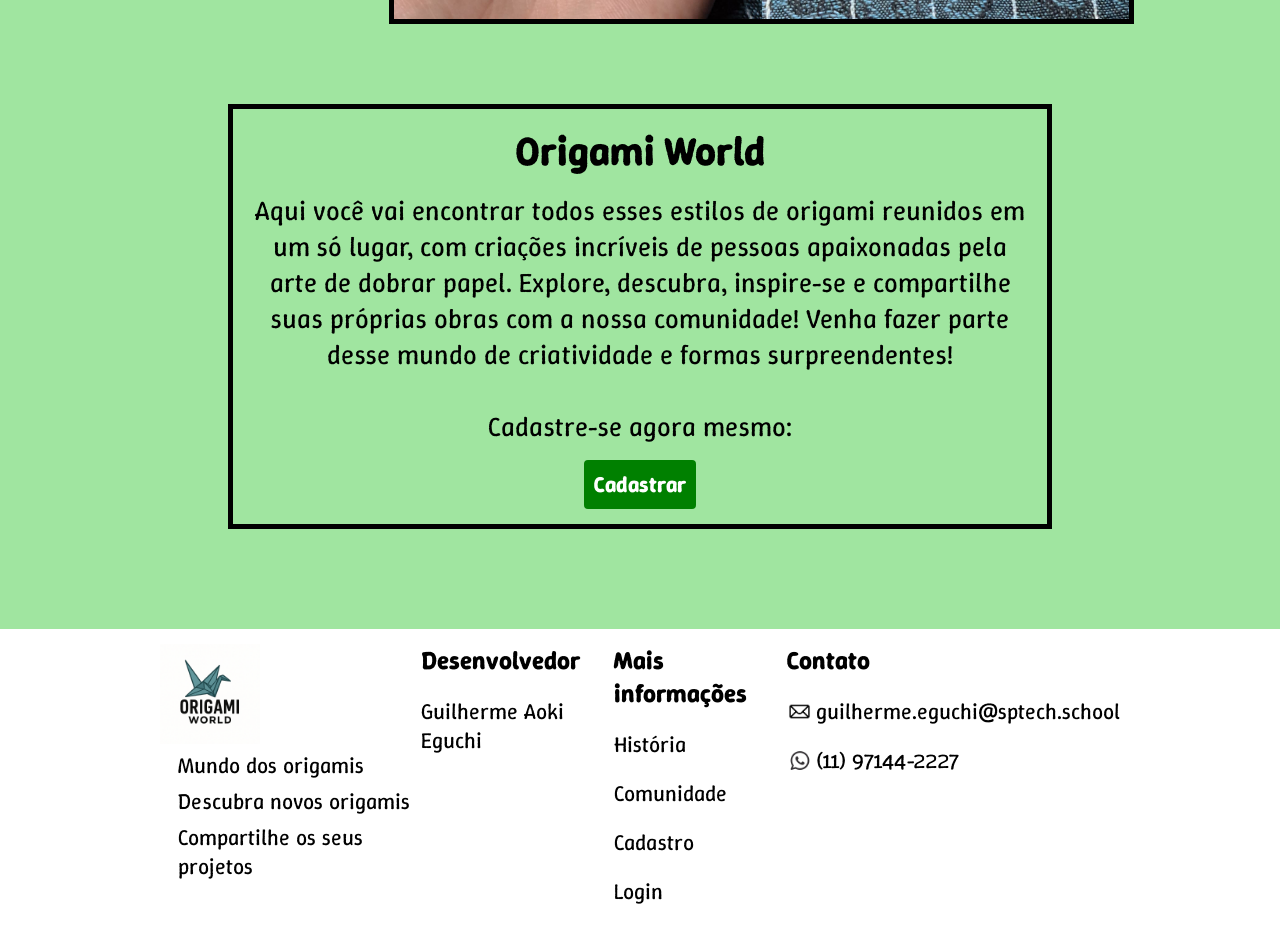
<file: Site/comunidade.html>
<!DOCTYPE html>
<html lang="en">

<head>
    <meta charset="UTF-8">
    <meta name="viewport" content="width=device-width, initial-scale=1.0">
    <title>Comunidade</title>
    <link rel="stylesheet" href="style.css">
</head>

<body>
    <header>
        <nav class="navbar_esquerda">
            <a href="index.html"><img class="logo" src="./img/logo.png" alt="logo"></a>
            <li>
                <a href="index.html">História</a>
            </li>
            <li class="agora">
                <a href="comunidade.html">Comunidade</a>
            </li>
            <li>
                <a href="#contato">Contato</a>
            </li>
            <li>
                <a href="autor.html">Autor</a>
            </li>
        </nav>
        <nav class="navbar_direita">
            <li>
                <a href="cadastro.html" id="navbar_cadastro">Cadastro</a>
            </li>
            <li>
                <a href="login.html" id="navbar_login">Login</a>
            </li>
            <li>
                <a href="" id="navbar_sair">Sair</a>
            </li>
        </nav>
    </header>

    <main class="comunidade">
        <h1>Maior comunidade de Origami do Mundo</h1>
        <div class="sem_login" id="sem_login">
            <div class="diferente_tipo">
                <p>Seja bem vindo a galeria dos origamis, aproveite essa pequena amostra feita por alguns membros da
                    comunidade.</p>
                <p>Se cadastre para ver mais:</p>
                <button onclick="irParaCadastro()">Cadastrar</button>
            </div>
            <div class="exemplo1">
                <img class="comunidade_img" src="./img/cisne3d.jpeg" alt="">
                <div class="texto">
                    <p>Autor: Guilherme Aoki</p>
                    <p>Tipo: Origami 3D</p>
                    <p>Nome: 3D Origami Swan</p>
                    <p>Descrição: Inspirado por VeronicaFlavor (Youtube).</p>
                </div>
            </div>
            <div class="exemplo2">
                <div class="texto">
                    <p>Autor: Guilherme Aoki</p>
                    <p>Tipo: Tradicional/Outros</p>
                    <p>Nome: Polygonal Cubes and Stars</p>
                    <p>Descrição: Inspirado por @Artbeats_diary (Instagram).</p>
                </div>
                <div class="slides">
                    <div class="comunidade_img">
                        <img src="./img/origami_pequeno1.jpeg" alt="">
                        <img src="./img/origami_pequeno2.jpeg" alt="">
                    </div>
                </div>
            </div>
            <div class="diferente_tipo">
                <h2>Origami World</h2>
                <p>Aqui você vai encontrar todos esses estilos de origami reunidos em um só lugar, com criações
                    incríveis de pessoas apaixonadas pela arte de dobrar papel. Explore, descubra, inspire-se e
                    compartilhe suas próprias obras com a nossa comunidade! Venha fazer parte desse mundo de
                    criatividade e formas surpreendentes!<br> <br> Cadastre-se agora mesmo:</p>
                <button onclick="irParaCadastro()">Cadastrar</button>
            </div>
        </div>
        <div class="com_login" id="com_login">
            <label>Pesquisar: </label>
            <select name="sel_opcoes" id="sel_opcoes">
                <option value="tradicional">Tradicional/Outros</option>
                <option value="modular">Modular</option>
                <option value="tessellation">Tessellation</option>
                <option value="origami3d">Origami 3D</option>
                <option value="autor">Autor</option>
            </select>
            <input type="text" id="ipt_pesquisar">
            <button>🔍</button>
        </div>
    </main>

    <footer>
        <div class="footer_descricao">
            <a href="index.html"><img class="logo" src="./img/logo.png" alt="logo"></a>
            <div class="frase">
                <p>Mundo dos origamis</p>
                <p>Descubra novos origamis</p>
                <p>Compartilhe os seus projetos</p>
            </div>
        </div>
        <div class="footer_fundador">
            <h6>Desenvolvedor</h6>
            <a href="autor.html">Guilherme Aoki Eguchi</a>
        </div>
        <div class="footer_informacao">
            <h6>Mais informações</h6>
            <a href="index.html">História</a>
            <a href="comunidade.html">Comunidade</a>
            <a href="cadastro.html">Cadastro</a>
            <a href="login.html">Login</a>
        </div>
        <div class="footer_contato" id="contato">
            <h6>Contato</h6>
            <p><img src="./img/email.jpg" alt="">guilherme.eguchi@sptech.school</p>
            <p><img src="./img/whatsapp.webp" alt="">(11) 97144-2227</p>
        </div>
    </footer>
</body>

<script>
    var logado = false;
    logado = sessionStorage.getItem('logado');
    if (logado) {
        sem_login.style.display = 'none';
        com_login.style.display = 'flex';
        navbar_cadastro.style.display = 'none';
        navbar_login.style.display = 'none';
        navbar_sair.style.display = 'flex';
    }

    function irParaCadastro() {
        window.location = './cadastro.html';
    }

    const sair = document.querySelector('#navbar_sair');
    document.querySelector('#navbar_sair').onclick = () => {
        alert('Saindo da conta');
        logado = false;
    }

</script>

</html>
</file>
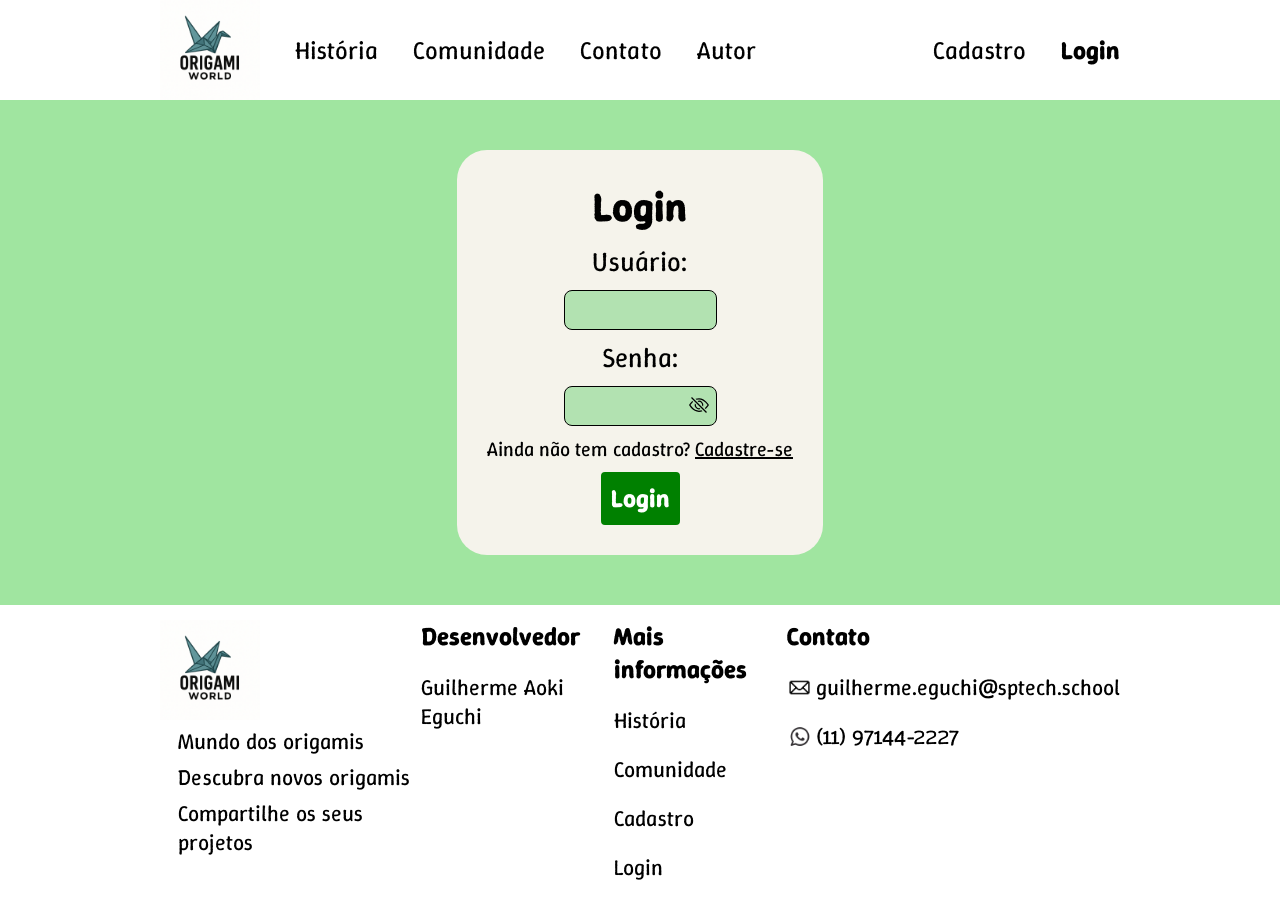
<file: Site/login.html>
<!DOCTYPE html>
<html lang="en">

<head>
    <meta charset="UTF-8">
    <meta name="viewport" content="width=device-width, initial-scale=1.0">
    <title>Cadastrar</title>
    <link rel="stylesheet" href="style.css">
</head>

<body>
    <header>
        <nav class="navbar_esquerda">
            <a href="index.html"><img class="logo" src="./img/logo.png" alt="logo"></a>
            <li>
                <a href="index.html">História</a>
            </li>
            <li>
                <a href="comunidade.html">Comunidade</a>
            </li>
            <li>
                <a href="#contato">Contato</a>
            </li>
            <li>
                <a href="autor.html">Autor</a>
            </li>
        </nav>
        <nav class="navbar_direita">
            <li>
                <a href="cadastro.html">Cadastro</a>
            </li>
            <li class="agora">
                <a href="login.html">Login</a>
            </li>
        </nav>
    </header>

    <main class="login">
        <div class="caixa">
            <h2>Login</h2>
            <label>Usuário: </label>
            <input type="text" id="ipt_usuario">
            <label>Senha: </label>
            <div id="senha">
                <input type="password" id="ipt_senha">
                <button id="mostrar_senha" onclick="mostrar_senha()"><svg id="svg_eye"
                        xmlns="http://www.w3.org/2000/svg" width="20" height="20" fill="currentColor" class="bi bi-eye"
                        viewBox="0 0 16 16">
                        <path
                            d="M13.359 11.238C15.06 9.72 16 8 16 8s-3-5.5-8-5.5a7 7 0 0 0-2.79.588l.77.771A6 6 0 0 1 8 3.5c2.12 0 3.879 1.168 5.168 2.457A13 13 0 0 1 14.828 8q-.086.13-.195.288c-.335.48-.83 1.12-1.465 1.755q-.247.248-.517.486z" />
                        <path
                            d="M11.297 9.176a3.5 3.5 0 0 0-4.474-4.474l.823.823a2.5 2.5 0 0 1 2.829 2.829zm-2.943 1.299.822.822a3.5 3.5 0 0 1-4.474-4.474l.823.823a2.5 2.5 0 0 0 2.829 2.829" />
                        <path
                            d="M3.35 5.47q-.27.24-.518.487A13 13 0 0 0 1.172 8l.195.288c.335.48.83 1.12 1.465 1.755C4.121 11.332 5.881 12.5 8 12.5c.716 0 1.39-.133 2.02-.36l.77.772A7 7 0 0 1 8 13.5C3 13.5 0 8 0 8s.939-1.721 2.641-3.238l.708.709zm10.296 8.884-12-12 .708-.708 12 12z" />
                    </svg></button>
            </div>
            <div class="sem_cadastro">
                <p>Ainda não tem cadastro? <a href="cadastro.html">Cadastre-se</a></p>
            </div>
            <button id="login" onclick="login()">Login</button>
        </div>
    </main>

    <footer>
        <div class="footer_descricao">
            <a href="index.html"><img class="logo" src="./img/logo.png" alt="logo"></a>
            <div class="frase">
                <p>Mundo dos origamis</p>
                <p>Descubra novos origamis</p>
                <p>Compartilhe os seus projetos</p>
            </div>
        </div>
        <div class="footer_fundador">
            <h6>Desenvolvedor</h6>
            <a href="autor.html">Guilherme Aoki Eguchi</a>
        </div>
        <div class="footer_informacao">
            <h6>Mais informações</h6>
            <a href="index.html">História</a>
            <a href="comunidade.html">Comunidade</a>
            <a href="cadastro.html">Cadastro</a>
            <a href="login.html">Login</a>
        </div>
        <div class="footer_contato" id="contato">
            <h6>Contato</h6>
            <p><img src="./img/email.jpg" alt="">guilherme.eguchi@sptech.school</p>
            <p><img src="./img/whatsapp.webp" alt="">(11) 97144-2227</p>
        </div>
</body>

<script>
    function irParaCadastro() {
        window.location = './cadastro.html';
    }

    function login() {
        var logado = false;
        const usuario = document.querySelector('#ipt_usuario');
        const senha = document.querySelector('#ipt_senha');

        var lista = JSON.parse(sessionStorage.getItem('lista'));

        for (var i = 0; i < lista.length; i++) {
            if (usuario.value == lista[i].usuario && senha.value == lista[i].senha) {
                alert('Usuário validado!');
                logado = sessionStorage.setItem('logado', true);
                window.location = './comunidade.html';
                break;
            }
        }
        alert('Tente novamente!');
    }

    function mostrar_senha() {
        const ipt_senha = document.querySelector('#ipt_senha');
        const eye = document.querySelector('#svg_eye');


        if (ipt_senha.getAttribute('type') == 'password') {
            ipt_senha.setAttribute('type', 'text');
            eye.innerHTML = `<path d="M16 8s-3-5.5-8-5.5S0 8 0 8s3 5.5 8 5.5S16 8 16 8M1.173 8a13 13 0 0 1 1.66-2.043C4.12 4.668 5.88 3.5 8 3.5s3.879 1.168 5.168 2.457A13 13 0 0 1 14.828 8q-.086.13-.195.288c-.335.48-.83 1.12-1.465 1.755C11.879 11.332 10.119 12.5 8 12.5s-3.879-1.168-5.168-2.457A13 13 0 0 1 1.172 8z"/>
            <path d="M8 5.5a2.5 2.5 0 1 0 0 5 2.5 2.5 0 0 0 0-5M4.5 8a3.5 3.5 0 1 1 7 0 3.5 3.5 0 0 1-7 0"/>`;
        }
        else {
            ipt_senha.setAttribute('type', 'password');
            eye.innerHTML = `<path d="M13.359 11.238C15.06 9.72 16 8 16 8s-3-5.5-8-5.5a7 7 0 0 0-2.79.588l.77.771A6 6 0 0 1 8 3.5c2.12 0 3.879 1.168 5.168 2.457A13 13 0 0 1 14.828 8q-.086.13-.195.288c-.335.48-.83 1.12-1.465 1.755q-.247.248-.517.486z"/>
            <path d="M11.297 9.176a3.5 3.5 0 0 0-4.474-4.474l.823.823a2.5 2.5 0 0 1 2.829 2.829zm-2.943 1.299.822.822a3.5 3.5 0 0 1-4.474-4.474l.823.823a2.5 2.5 0 0 0 2.829 2.829"/>
            <path d="M3.35 5.47q-.27.24-.518.487A13 13 0 0 0 1.172 8l.195.288c.335.48.83 1.12 1.465 1.755C4.121 11.332 5.881 12.5 8 12.5c.716 0 1.39-.133 2.02-.36l.77.772A7 7 0 0 1 8 13.5C3 13.5 0 8 0 8s.939-1.721 2.641-3.238l.708.709zm10.296 8.884-12-12 .708-.708 12 12z"/>`
        }
    }
</script>

</html>
</file>
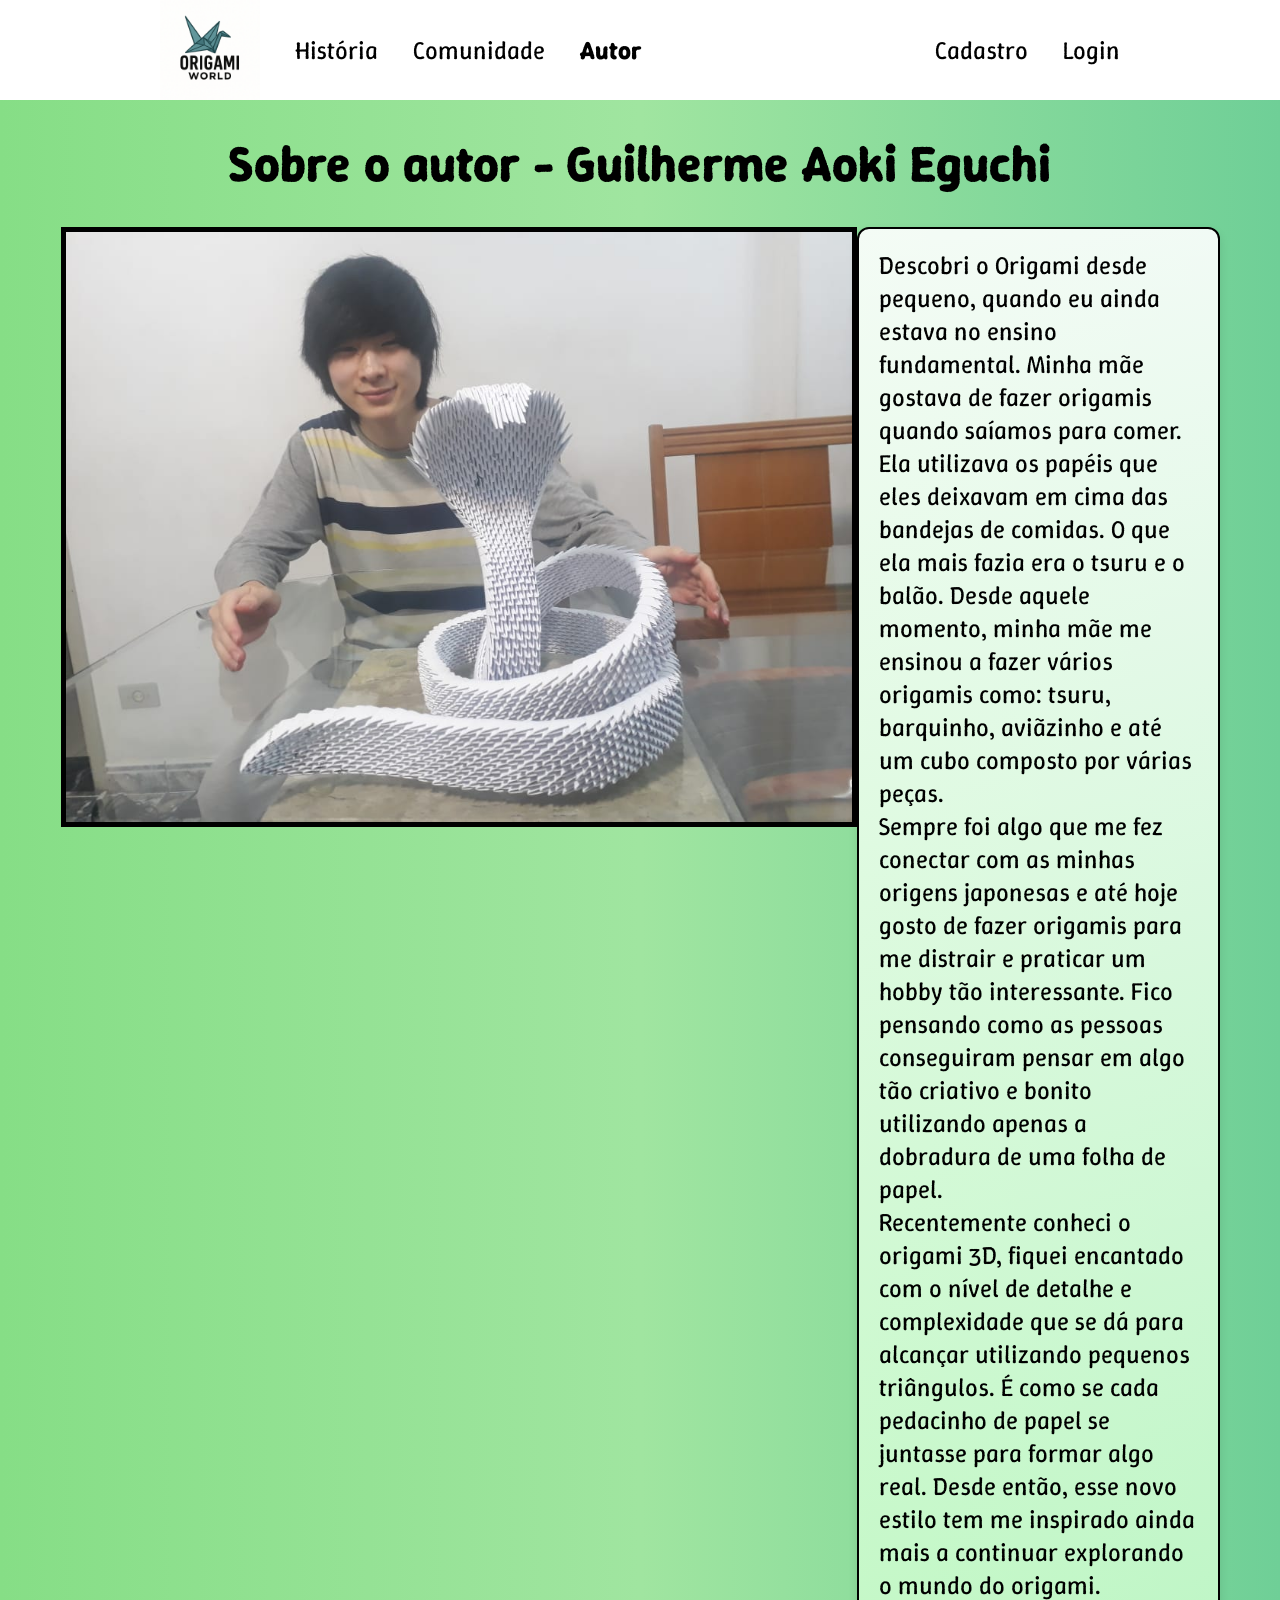
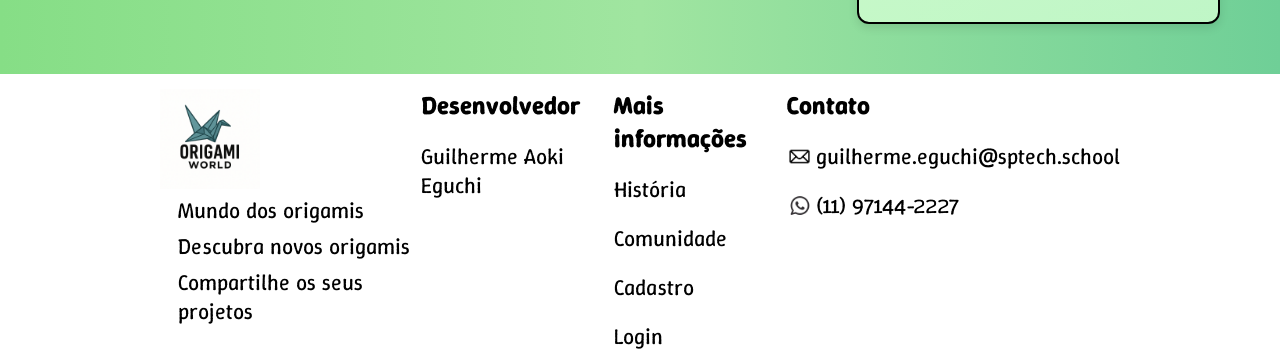
<file: web-data-viz/public/autor.html>
<!DOCTYPE html>
<html lang="en">

<head>
    <meta charset="UTF-8">
    <meta name="viewport" content="width=device-width, initial-scale=1.0">
    <title>Sobre o autor</title>
    <link rel="stylesheet" href="./css/style.css">
</head>

<body>
    <header>
        <nav class="navbar_esquerda">
            <a href="index.html"><img class="logo" src="./img/logo.png" alt="logo"></a>
            <li>
                <a href="index.html">História</a>
            </li>
            <li>
                <a href="comunidade.html">Comunidade</a>
            </li>
            <li class="agora">
                <a href="autor.html">Autor</a>
            </li>
            <li id="navbar_quiz">
                <a href="quiz.html">Quiz</a>
            </li>
        </nav>
        <nav class="navbar_direita">
            <li>
                <a href="" id="navbar_sair">Sair</a>
            </li>
            <li>
                <a href="cadastro.html" id="navbar_cadastro">Cadastro</a>
            </li>
            <li>
                <a href="login.html" id="navbar_login">Login</a>
            </li>
        </nav>
    </header>

    <main class="autor">
        <h1>Sobre o autor - Guilherme Aoki Eguchi</h1>
        <div class="main_autor">
            <img class="autor_img" src="./img/autor_img.jpeg" alt="">
            <div class="texto_autor">
                <p>Descobri o Origami desde pequeno, quando eu ainda estava no ensino fundamental. Minha mãe gostava de fazer origamis quando saíamos para comer. Ela utilizava os papéis que eles deixavam em cima das bandejas de comidas. O que ela mais fazia era o tsuru e o balão. Desde aquele momento, minha mãe me ensinou a fazer vários origamis como: tsuru, barquinho, aviãzinho e até um cubo composto por várias peças. </p>
                <p>Sempre foi algo que me fez conectar com as minhas origens japonesas e até hoje gosto de fazer origamis para me distrair e praticar um hobby tão interessante. Fico pensando como as pessoas conseguiram pensar em algo tão criativo e bonito utilizando apenas a dobradura de uma folha de papel.</p>
                <p>Recentemente conheci o origami 3D, fiquei encantado com o nível de detalhe e complexidade que se dá para alcançar utilizando pequenos triângulos. É como se cada pedacinho de papel se juntasse para formar algo real. Desde então, esse novo estilo tem me inspirado ainda mais a continuar explorando o mundo do origami.</p>
            </div>
        </div>
    </main>

    <footer>
        <div class="footer_descricao">
            <a href="index.html"><img class="logo" src="./img/logo.png" alt="logo"></a>
            <div class="frase">
                <p>Mundo dos origamis</p>
                <p>Descubra novos origamis</p>
                <p>Compartilhe os seus projetos</p>
            </div>
        </div>
        <div class="footer_fundador">
            <h6>Desenvolvedor</h6>
            <a href="autor.html">Guilherme Aoki Eguchi</a>
        </div>
        <div class="footer_informacao">
            <h6>Mais informações</h6>
            <a href="index.html">História</a>
            <a href="comunidade.html">Comunidade</a>
            <a href="quiz.html" id="footer_quiz">Quiz</a>
            <a href="cadastro.html" id="footer_cadastro">Cadastro</a>
            <a href="login.html" id="footer_login">Login</a>
        </div>
        <div class="footer_contato">
            <h6>Contato</h6>
            <p><img src="./img/email.jpg" alt="">guilherme.eguchi@sptech.school</p>
            <p><img src="./img/whatsapp.webp" alt="">(11) 97144-2227</p>
        </div>
</body>

<script>
    var logado = sessionStorage.getItem('logado');
    // Verifica se o usuário já foi logado
    if (logado == 'logadoSim') {
        navbar_cadastro.style.display = 'none';
        navbar_login.style.display = 'none';
        navbar_sair.style.display = 'flex';
        navbar_quiz.style.display = 'block';
        footer_quiz.style.display = 'block';
        footer_cadastro.style.display = 'none';
        footer_login.style.display = 'none';
    } else {
        navbar_quiz.style.display = 'none';
        footer_quiz.style.display = 'none';
    }

    document.querySelector('#navbar_sair').onclick = (e) => {
        e.preventDefault(); // Impede com que o comando aconteça, foi utilizado para conseguir mudar de janela para o index.html.
        sessionStorage.setItem('logado', 'logadoNao');
        window.location.href = './index.html';
    }
</script>

</html>
</file>
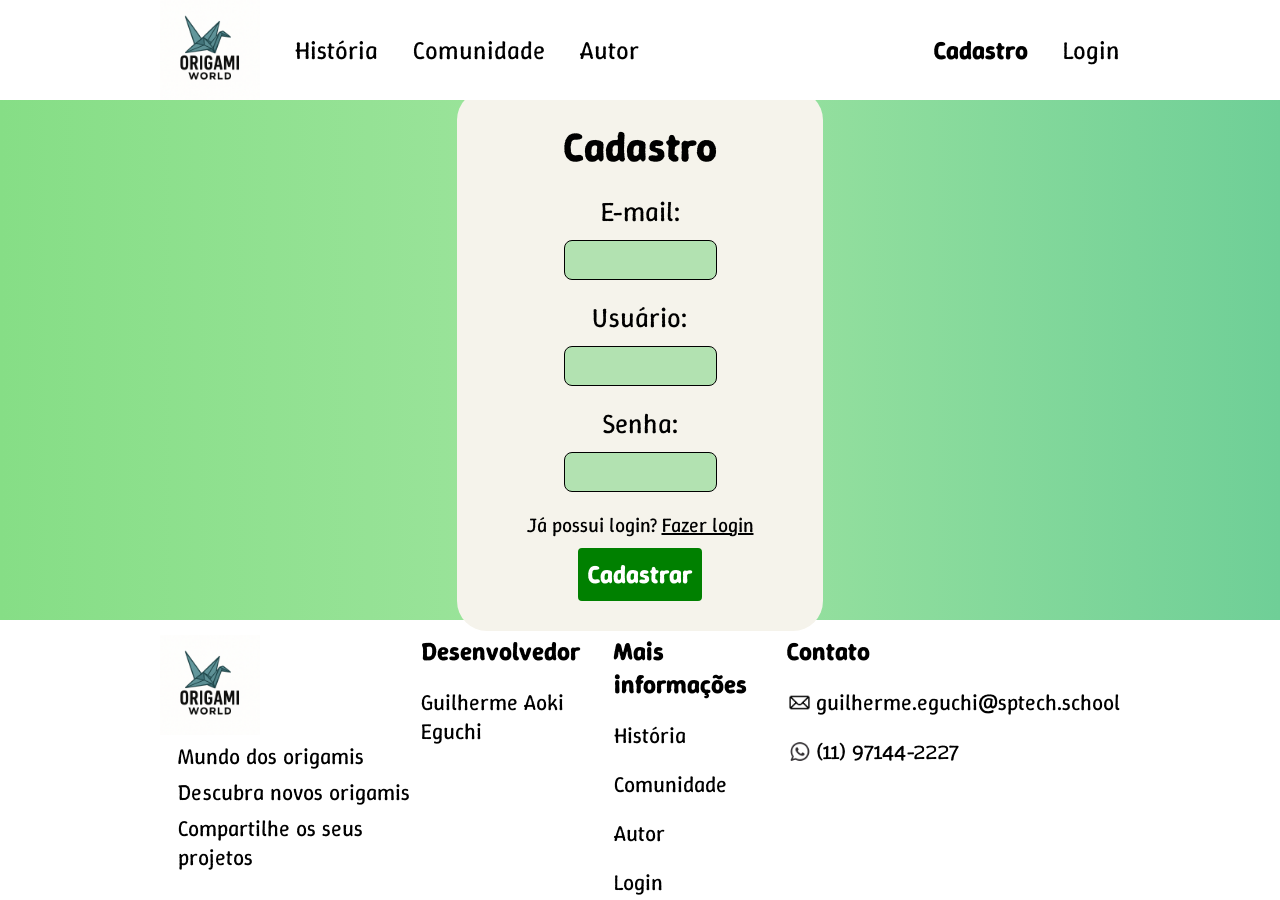
<file: web-data-viz/public/cadastro.html>
<!DOCTYPE html>
<html lang="en">

<head>
  <meta charset="UTF-8">
  <meta name="viewport" content="width=device-width, initial-scale=1.0">
  <title>Cadastro</title>
  <link rel="stylesheet" href="./css/style.css">
</head>

<body>
  <header>
    <nav class="navbar_esquerda">
      <a href="index.html"><img class="logo" src="./img/logo.png" alt="logo"></a>
      <li>
        <a href="index.html">História</a>
      </li>
      <li>
        <a href="comunidade.html">Comunidade</a>
      </li>
      <li>
        <a href="autor.html">Autor</a>
      </li>
    </nav>
    <nav class="navbar_direita">
      <li class="agora">
        <a href="cadastro.html">Cadastro</a>
      </li>
      <li>
        <a href="login.html">Login</a>
      </li>
    </nav>
  </header>

  <main class="cadastro">
    <div class="caixa">
      <h2>Cadastro</h2>
      <span id="div_erro"></span>
      <label>E-mail: </label>
      <input type="text" id="ipt_email">
      <span id="div_erro_email"></span>
      <label>Usuário: </label>
      <input type="text" id="ipt_nome">
      <span id="div_erro_nome"></span>
      <label>Senha: </label>
      <input type="password" id="ipt_senha">
      <span id="div_erro_senha"></span>
      <div class="com_login">
        <p>Já possui login? <a href="login.html">Fazer login</a></p>
      </div>
      <button onclick="cadastrar()">Cadastrar</button>
    </div>
  </main>

  <footer>
    <div class="footer_descricao">
      <a href="index.html"><img class="logo" src="./img/logo.png" alt="logo"></a>
      <div class="frase">
        <p>Mundo dos origamis</p>
        <p>Descubra novos origamis</p>
        <p>Compartilhe os seus projetos</p>
      </div>
    </div>
    <div class="footer_fundador">
      <h6>Desenvolvedor</h6>
      <a href="autor.html">Guilherme Aoki Eguchi</a>
    </div>
    <div class="footer_informacao">
      <h6>Mais informações</h6>
      <a href="index.html">História</a>
      <a href="comunidade.html">Comunidade</a>
      <a href="autor.html">Autor</a>
      <a href="login.html">Login</a>
    </div>
    <div class="footer_contato">
      <h6>Contato</h6>
      <p><img src="./img/email.jpg" alt="">guilherme.eguchi@sptech.school</p>
      <p><img src="./img/whatsapp.webp" alt="">(11) 97144-2227</p>
    </div>
</body>

</html>

<script>
  function cadastrar() {
    var nomeVar = ipt_nome.value;
    var emailVar = ipt_email.value;
    var senhaVar = ipt_senha.value;
    var cadastroVerificado = 0;

    div_erro_email.style.display = "none";
    div_erro_nome.style.display = "none";
    div_erro_senha.style.display = "none";
    if (
      nomeVar == "" ||
      emailVar == "" ||
      senhaVar == ""
    ) {
      div_erro.style.display = "block";
      div_erro.innerHTML = "Preencher todos os campos.";
      cadastroVerificado++;
    }
    else {
      div_erro.style.display = "none";
      if (
        !emailVar.includes('@') ||
        !emailVar.includes('.')
      ) {
        div_erro_email.style.display = "block";
        div_erro_email.innerHTML = "Insira um e-mail válido";
        cadastroVerificado++;
      }
      if (
        nomeVar.length < 6
      ) {
        div_erro_nome.style.display = "block";
        div_erro_nome.innerHTML = "Usuário deve ter pelo menos 6 dígitos";
        cadastroVerificado++;
      }
      if (
        senhaVar.length < 6 ||
        (!senhaVar.includes('@') &&
          !senhaVar.includes('!') &&
          !senhaVar.includes('#'))
      ) {
        div_erro_senha.style.display = "block";
        div_erro_senha.innerHTML = "Senha deve ter pelo menos 6 dígitos e (!, @ ou #)";
        cadastroVerificado++;
      }
    }

    if (cadastroVerificado > 0) {
      return false;
    }

    fetch("/usuarios/cadastrar", {
      method: "POST",
      headers: {
        "Content-Type": "application/json",
      },
      body: JSON.stringify({
        nomeServer: nomeVar,
        emailServer: emailVar,
        senhaServer: senhaVar,
      }),
    })
      .then(function (resposta) {
        console.log("Resposta: ", resposta);

        if (resposta.ok) {
          div_erro.style.display = "block";
          div_erro.innerHTML = `<span style="color: #51bd51;">Cadastro realizado com sucesso! </span>`;

          setTimeout(() => {
            window.location = "./login.html";
          }, "2000");

        } else {
          // Caso de algum erro no banco de dados ou no fetch.
          div_erro.style.display = "block";
          div_erro.innerHTML = 'Erro no cadastro! Nome de usuário indisponível!';
          throw "Houve um erro ao tentar realizar o cadastro!";
        }
      })
      .catch(function (resposta) {
        console.log(`#ERRO 1: ${resposta}`);
      });

    return false;
  }
</script>
</file>
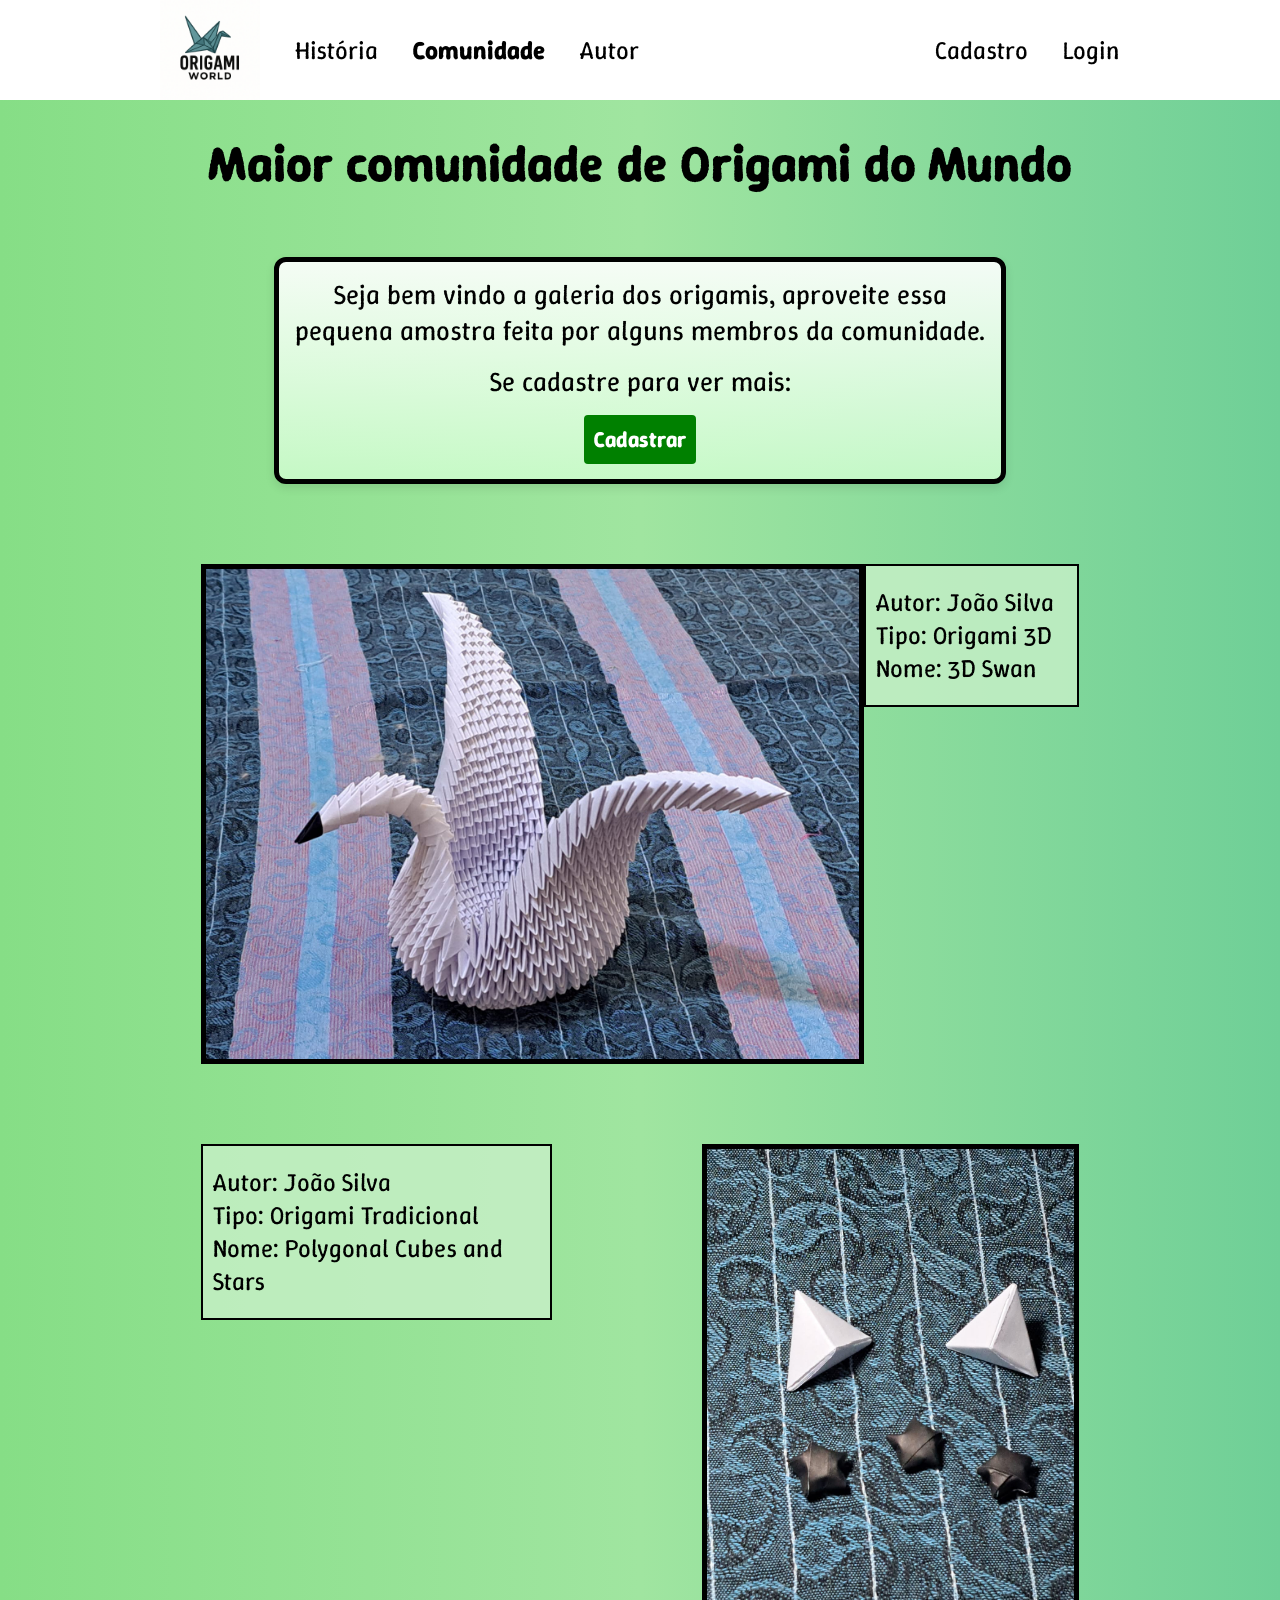
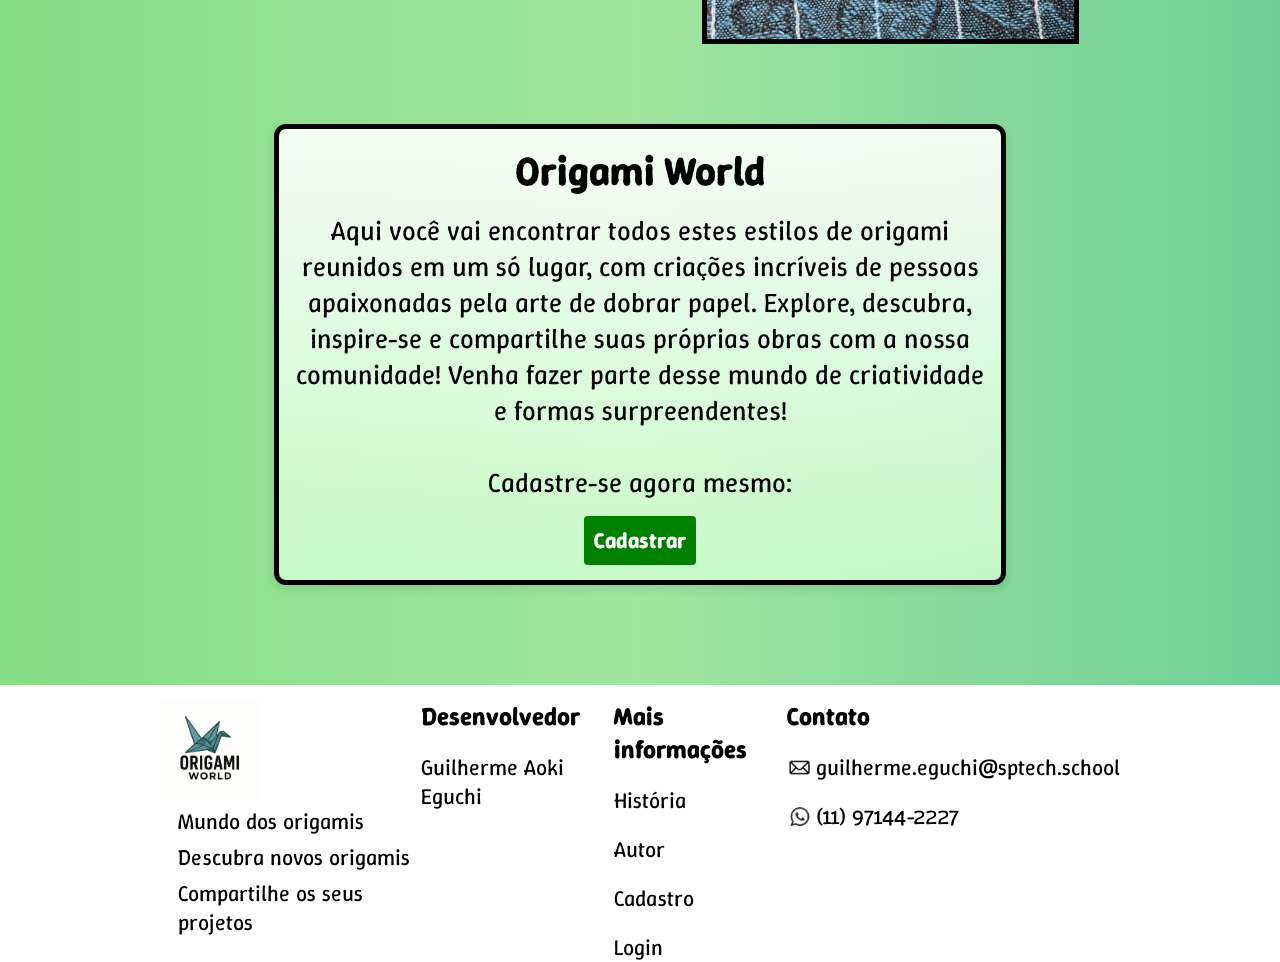
<file: web-data-viz/public/comunidade.html>
<!DOCTYPE html>
<html lang="en">

<head>
    <meta charset="UTF-8">
    <meta name="viewport" content="width=device-width, initial-scale=1.0">
    <title>Comunidade</title>
    <link rel="stylesheet" href="./css/style.css">
</head>

<body>
    <header>
        <nav class="navbar_esquerda">
            <a href="index.html"><img class="logo" src="./img/logo.png" alt="logo"></a>
            <li>
                <a href="index.html">História</a>
            </li>
            <li class="agora">
                <a href="comunidade.html">Comunidade</a>
            </li>
            <li>
                <a href="autor.html">Autor</a>
            </li>
            <li id="navbar_quiz">
                <a href="quiz.html">Quiz</a>
            </li>
        </nav>
        <nav class="navbar_direita">
            <li>
                <a href="" id="navbar_sair">Sair</a>
            </li>
            <li>
                <a href="cadastro.html" id="navbar_cadastro">Cadastro</a>
            </li>
            <li>
                <a href="login.html" id="navbar_login">Login</a>
            </li>
        </nav>
    </header>

    <main class="comunidade">
        <h1>Maior comunidade de Origami do Mundo</h1>
        <div class="sem_login" id="sem_login">
            <div class="diferente_tipo">
                <p>Seja bem vindo a galeria dos origamis, aproveite essa pequena amostra feita por alguns membros da
                    comunidade.</p>
                <p>Se cadastre para ver mais:</p>
                <button onclick="irParaCadastro()">Cadastrar</button>
            </div>
            <div class="exemplo">
                <img class="comunidade_img" src="./img/3D Swan.jpeg" alt="">
                <div class="texto">
                    <p>Autor: João Silva</p>
                    <p>Tipo: Origami 3D</p>
                    <p>Nome: 3D Swan</p>
                </div>
            </div>
            <div class="exemplo">
                <div class="texto">
                    <p>Autor: João Silva</p>
                    <p>Tipo: Origami Tradicional</p>
                    <p>Nome: Polygonal Cubes and Stars</p>
                </div>
                <div class="slides">
                    <div class="comunidade_img">
                        <img src="./img/Polygonal Cubes and Stars.jpeg" alt="">
                    </div>
                </div>
            </div>
            <div class="diferente_tipo">
                <h2>Origami World</h2>
                <p>Aqui você vai encontrar todos estes estilos de origami reunidos em um só lugar, com criações
                    incríveis de pessoas apaixonadas pela arte de dobrar papel. Explore, descubra, inspire-se e
                    compartilhe suas próprias obras com a nossa comunidade! Venha fazer parte desse mundo de
                    criatividade e formas surpreendentes!<br> <br> Cadastre-se agora mesmo:</p>
                <button onclick="irParaCadastro()">Cadastrar</button>
            </div>
        </div>
        <div class="com_login" id="com_login">

        </div>
        <div class="borda" id="bordaComunidade">
            <div class="areaCompartilhar" id="areaCompartilhar">
                <h2>Compartilhe os seus projetos:</h2>
                <label>*Nome do projeto igual o nome do arquivo*</label>
                <span>Apenas arquivos JPEG</span>
            </div>
            <div class="enviarProjeto" id="enviarProjeto">
                <span>Tipo do Origami:</span>
                <select id="sel_tipo">
                    <option value="Origami Tradicional">Origami Tradicional</option>
                    <option value="Origami Modular">Origami Modular</option>
                    <option value="Origami Tessellation">Origami Tessellation</option>
                    <option value="Origami 3D">Origami 3D</option>
                </select>
                <input name="foto_origami" id="foto_origami" type="file" />
                <button id="btn_enviarOrigami" onclick="enviarOrigami()">Enviar</button>
            </div>
        </div>
    </main>

    <footer>
        <div class="footer_descricao">
            <a href="index.html"><img class="logo" src="./img/logo.png" alt="logo"></a>
            <div class="frase">
                <p>Mundo dos origamis</p>
                <p>Descubra novos origamis</p>
                <p>Compartilhe os seus projetos</p>
            </div>
        </div>
        <div class="footer_fundador">
            <h6>Desenvolvedor</h6>
            <a href="autor.html">Guilherme Aoki Eguchi</a>
        </div>
        <div class="footer_informacao">
            <h6>Mais informações</h6>
            <a href="index.html">História</a>
            <a href="autor.html">Autor</a>
            <a href="quiz.html" id="footer_quiz">Quiz</a>
            <a href="cadastro.html" id="footer_cadastro">Cadastro</a>
            <a href="login.html" id="footer_login">Login</a>
        </div>
        <div class="footer_contato">
            <h6>Contato</h6>
            <p><img src="./img/email.jpg" alt="">guilherme.eguchi@sptech.school</p>
            <p><img src="./img/whatsapp.webp" alt="">(11) 97144-2227</p>
        </div>
    </footer>
</body>

<script>
    var logado = sessionStorage.getItem('logado');
    // Verifica se o usuário já foi logado
    if (logado == 'logadoSim') {
        sem_login.style.display = 'none';
        com_login.style.display = 'flex';
        navbar_cadastro.style.display = 'none';
        navbar_login.style.display = 'none';
        navbar_sair.style.display = 'flex';
        navbar_quiz.style.display = 'block';
        footer_quiz.style.display = 'block';
        bordaComunidade.style.display = 'flex';
        footer_cadastro.style.display = 'none';
        footer_login.style.display = 'none';
        carregarPosts()
    } else {
        navbar_quiz.style.display = 'none';
        footer_quiz.style.display = 'none';
    }

    function irParaCadastro() {
        window.location = './cadastro.html';
    }

    document.querySelector('#navbar_sair').onclick = (e) => {
        e.preventDefault(); // Impede com que o comando aconteça, foi utilizado para conseguir mudar de janela para o index.html.
        sessionStorage.setItem('logado', 'logadoNao');
        window.location.href = './index.html';
    }

    function carregarPosts() {
        fetch('/comunidade/listar', {
            method: "GET",
            headers: {
                "Content-Type": "application/json"
            }
        })
            .then(function (resultado) {
                return resultado.json();
            })
            .then(function (posts) {
                var containerPrincipal = document.querySelector('.com_login'); // Pega o item com a classe '.com_login'.
                containerPrincipal.innerHTML = '';
                const nomeUsuario = sessionStorage.getItem('NOME_USUARIO'); // Pega o nome do usuário que foi salvo no sessionStorage no login.
                const userId = sessionStorage.getItem('ID_USUARIO');

                var postsAgrupados = [];
                for (var i = 0; i < posts.length; i++) {
                    var post = posts[i];
                    if (!postsAgrupados[post.id]) {
                        postsAgrupados[post.id] =
                        {
                            id: post.id,
                            autor: post.autor,
                            tipo: post.tipo,
                            nome: post.nome,
                            curtida: post.curtida,
                            comentarios: []
                        };
                    }

                    if (post.comentario && post.comentUsu) {
                        postsAgrupados[post.id].comentarios.push({
                            autor: post.comentUsu,
                            texto: post.comentario
                        });
                    }
                }

                for (var i = 0; i < postsAgrupados.length - 1; i++) {
                    var post = postsAgrupados[i + 1];

                    var comentarios = `<p>💬 Comentários:</p>`;
                    for (var j = 0; j < post.comentarios.length; j++) {
                        var comentario = post.comentarios[j];
                        comentarios += `<b>${comentario.autor}:</b> ${comentario.texto}<br>`;
                    }

                    // Imagem no lado esquerdo
                    if (i % 2 == 0) {
                        containerPrincipal.innerHTML += `
                        <div class="exemplo">
                            <img class="comunidade_img" src="./img/${post.nome}.jpeg" alt="${post.nome}">
                            <div class="postagem">
                                <div class="topo_postagem">
                                    <div class="texto">
                                        <p>Autor: ${post.autor}</p>
                                        <p>Tipo: ${post.tipo}</p>
                                        <p>Nome: ${post.nome}</p>
                                    </div>
                                </div>
                                <div class="area_comentario">
                                    <div class="comentario">${comentarios}</div>
                                    <div class="interacao_comentario">
                                        <div class="input_comentario">
                                            <span>${nomeUsuario}</span>
                                            <input type="text" id="ipt_comentario-${post.id}">
                                            <div class="enviar">
                                                <button onclick="comentar(${post.id})" id="btnComentar-${post.id}"></button>
                                            </div>
                                        </div>
                                        <div class="curtir">
                                            <button class="btnCurtir" onclick="curtir(${post.id})" id="btnCurtir-${post.id}"></button>
                                            <span id="numCurtida-${post.id}">${post.curtida}</span>
                                        </div>
                                    </div>
                                </div>
                            </div>
                        </div>`;
                    } else { // Imagem do lado direito
                        containerPrincipal.innerHTML += `
                        <div class="exemplo">
                            <div class="postagem">
                                <div class="topo_postagem">
                                    <div class="texto">
                                        <p>Autor: ${post.autor}</p>
                                        <p>Tipo: ${post.tipo}</p>
                                        <p>Nome: ${post.nome}</p>
                                    </div>
                                </div>
                                <div class="area_comentario">
                                    <div class="comentario">${comentarios}</div>
                                    <div class="interacao_comentario">
                                        <div class="input_comentario">
                                            <span>${nomeUsuario}</span>
                                            <input type="text" id="ipt_comentario-${post.id}">
                                            <div class="enviar">
                                                <button onclick="comentar(${post.id})" id="btnComentar-${post.id}"></button>
                                            </div>
                                        </div>
                                        <div class="curtir">
                                            <button class="btnCurtir" onclick="curtir(${post.id})" id="btnCurtir-${post.id}"></button>
                                            <span id="numCurtida-${post.id}">${post.curtida}</span>
                                        </div>
                                    </div>
                                </div>
                            </div>
                            <img class="comunidade_img" src="./img/${post.nome}.jpeg" alt="${post.nome}">
                        </div>`;
                    }

                    verificarCurtidas(post.id, userId);
                }
            })
            .catch(function (error) {
                console.log('Ocorreu um erro:', error);
            });
    }

    function curtir(postId) {
        const btnCurtir = document.getElementById(`btnCurtir-${postId}`);
        const numCurtida = document.getElementById(`numCurtida-${postId}`);
        const usuarioId = sessionStorage.getItem('ID_USUARIO');
        const naoCurtiu = btnCurtir.classList.contains('curtido');

        fetch(naoCurtiu ? '/comunidade/remover' : '/comunidade/adicionar', {
            method: "POST",
            headers: { "Content-Type": "application/json" },
            body: JSON.stringify({ postId, usuarioId })
        })
            .then(response => {
                btnCurtir.classList.toggle('curtido');
                // Pega o valor que está inserido naquele ID.
                numCurtida.textContent = naoCurtiu ? parseInt(numCurtida.textContent) - 1 : parseInt(numCurtida.textContent) + 1;
            })
            .catch(error => console.error('Erro:', error));
    }

    function verificarCurtidas(postId, usuarioId) {
        fetch(`/comunidade/verificar/${usuarioId}/${postId}`)
            .then(function (response) {
                return response.json();
            })
            .then(function (data) {
                if (data.naoCurtiu) {
                    // Adiciona a estilização de curtido.
                    document.getElementById(`btnCurtir-${postId}`).classList.add('curtido');
                }
            })
            .catch(function (error) {
                console.error('Erro ao verificar curtida:', error);
            });
    }

    function comentar(postId) {
        const input = document.getElementById(`ipt_comentario-${postId}`);
        const comentario = input.value.trim(); // Remove espaços em branco.
        const usuarioId = sessionStorage.getItem('ID_USUARIO');
        const nomeUsuario = sessionStorage.getItem('NOME_USUARIO');

        if (comentario) {
            fetch('/comunidade/comentar', {
                method: "POST",
                headers: { "Content-Type": "application/json" },
                body: JSON.stringify({
                    usuarioId: usuarioId,
                    postId: postId,
                    comentario: comentario
                })
            }).then(response => response.json())
                .then(data => {
                    if (data.affectedRows > 0) {
                        const postElement = input.closest('.exemplo');
                        const divComentario = postElement.querySelector('.comentario');

                        divComentario.innerHTML += `<b>${nomeUsuario}:</b> ${comentario}<br>`;
                        input.value = '';
                        scrollComentarioNovo(postId);
                    }
                });
        }
    }

    function scrollComentarioNovo(postId) {
        const postElement = document.getElementById(`ipt_comentario-${postId}`).closest('.exemplo');
        const divComentario = postElement.querySelector('.comentario');

        divComentario.scrollTop = divComentario.scrollHeight;
    }

    function enviarOrigami() {
        const usuarioId = sessionStorage.getItem('ID_USUARIO');
        const formData = new FormData();
        formData.append('foto', foto_origami.files[0])
        const nomeProjeto = foto_origami.files[0].name.split('.')[0];
        const tipoProjeto = foto_origami.files[0].name.split('.')[1];
        formData.append('nome', nomeProjeto)
        formData.append('tipo', sel_tipo.value)
        formData.append('id', usuarioId)

        if (tipoProjeto != 'jpeg'){
            return alert('Inserir um arquivo válido. Apenas arquivos .JPEG.');
        }
        
        fetch("/comunidade/enviar", {
            method: "POST",
            body: formData
        })
            .then(res => {
                carregarPosts();
            })
            .catch(err => {
                console.log(err);
            })
    }
</script>

</html>
</file>
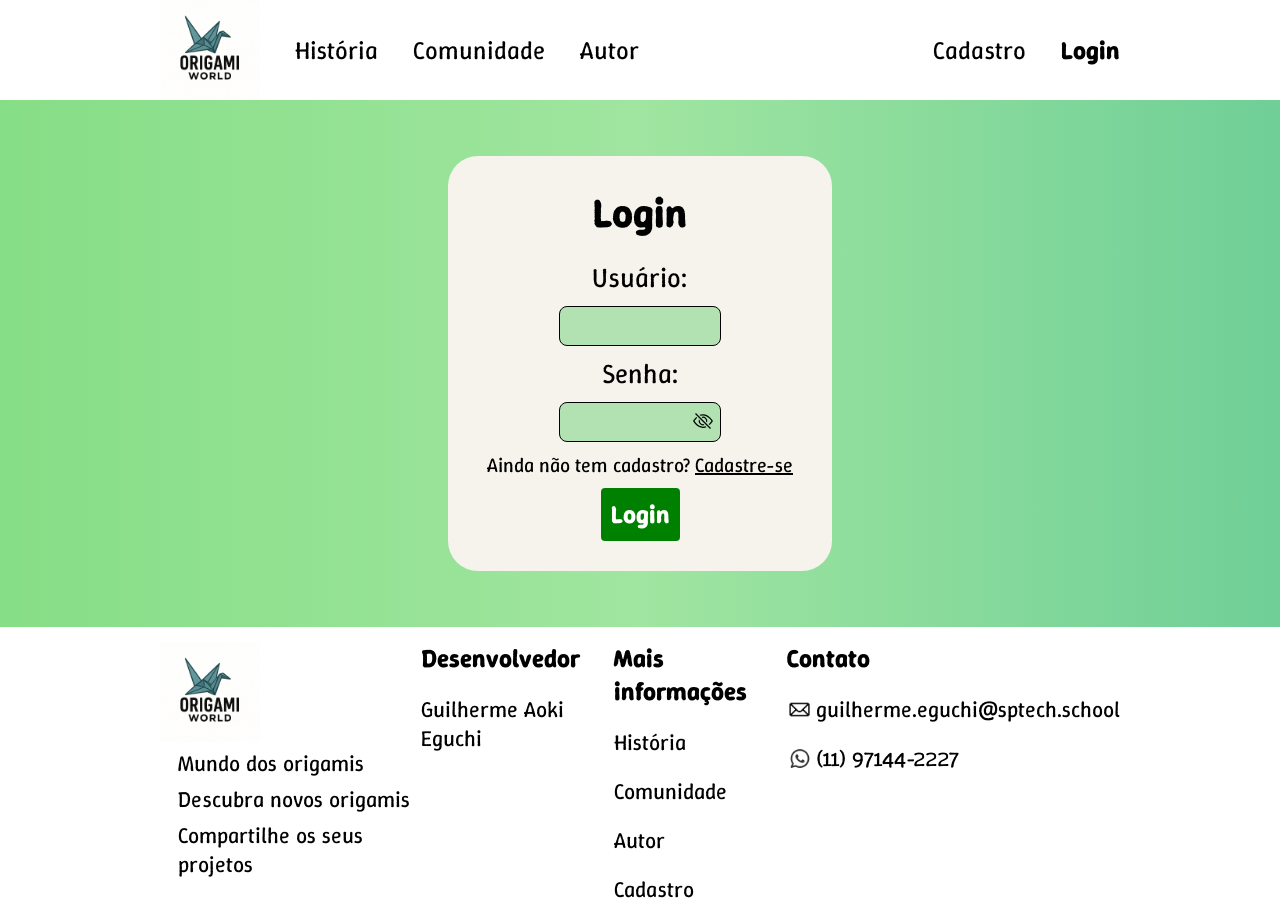
<file: web-data-viz/public/login.html>
<!DOCTYPE html>
<html lang="en">

<head>
    <meta charset="UTF-8">
    <meta name="viewport" content="width=device-width, initial-scale=1.0">
    <title>Login</title>
    <link rel="stylesheet" href="./css/style.css">
</head>

<body>
    <header>
        <nav class="navbar_esquerda">
            <a href="index.html"><img class="logo" src="./img/logo.png" alt="logo"></a>
            <li>
                <a href="index.html">História</a>
            </li>
            <li>
                <a href="comunidade.html">Comunidade</a>
            </li>
            <li>
                <a href="autor.html">Autor</a>
            </li>
        </nav>
        <nav class="navbar_direita">
            <li>
                <a href="cadastro.html">Cadastro</a>
            </li>
            <li class="agora">
                <a href="login.html">Login</a>
            </li>
        </nav>
    </header>

    <main class="login">
        <div class="caixa">
            <h2>Login</h2>
            <span id="div_erro"></span>
            <label>Usuário: </label>
            <input type="text" id="ipt_nome">
            <label>Senha: </label>
            <div id="senha">
                <input type="password" id="ipt_senha">
                <!-- Olho de mostrar senha utilizando SVG (Scalable Vector Graphics). -->
                <button id="mostrar_senha" onclick="mostrar_senha()"><svg id="svg_eye" xmlns="http://www.w3.org/2000/svg" width="20" height="20" fill="currentColor" class="bi bi-eye" viewBox="0 0 16 16">
                        <path d="M13.359 11.238C15.06 9.72 16 8 16 8s-3-5.5-8-5.5a7 7 0 0 0-2.79.588l.77.771A6 6 0 0 1 8 3.5c2.12 0 3.879 1.168 5.168 2.457A13 13 0 0 1 14.828 8q-.086.13-.195.288c-.335.48-.83 1.12-1.465 1.755q-.247.248-.517.486z" />
                        <path d="M11.297 9.176a3.5 3.5 0 0 0-4.474-4.474l.823.823a2.5 2.5 0 0 1 2.829 2.829zm-2.943 1.299.822.822a3.5 3.5 0 0 1-4.474-4.474l.823.823a2.5 2.5 0 0 0 2.829 2.829" />
                        <path d="M3.35 5.47q-.27.24-.518.487A13 13 0 0 0 1.172 8l.195.288c.335.48.83 1.12 1.465 1.755C4.121 11.332 5.881 12.5 8 12.5c.716 0 1.39-.133 2.02-.36l.77.772A7 7 0 0 1 8 13.5C3 13.5 0 8 0 8s.939-1.721 2.641-3.238l.708.709zm10.296 8.884-12-12 .708-.708 12 12z" />
                    </svg></button>
            </div>
            <div class="sem_cadastro">
                <p>Ainda não tem cadastro? <a href="cadastro.html">Cadastre-se</a></p>
            </div>
            <button id="login" onclick="login()">Login</button>
        </div>
    </main>

    <footer>
        <div class="footer_descricao">
            <a href="index.html"><img class="logo" src="./img/logo.png" alt="logo"></a>
            <div class="frase">
                <p>Mundo dos origamis</p>
                <p>Descubra novos origamis</p>
                <p>Compartilhe os seus projetos</p>
            </div>
        </div>
        <div class="footer_fundador">
            <h6>Desenvolvedor</h6>
            <a href="autor.html">Guilherme Aoki Eguchi</a>
        </div>
        <div class="footer_informacao">
            <h6>Mais informações</h6>
            <a href="index.html">História</a>
            <a href="comunidade.html">Comunidade</a>
            <a href="autor.html">Autor</a>
            <a href="cadastro.html">Cadastro</a>
        </div>
        <div class="footer_contato">
            <h6>Contato</h6>
            <p><img src="./img/email.jpg" alt="">guilherme.eguchi@sptech.school</p>
            <p><img src="./img/whatsapp.webp" alt="">(11) 97144-2227</p>
        </div>
</body>

</html>

<script>
    function irParaCadastro() {
        window.location = './cadastro.html';
    }

    function mostrar_senha() {
        const ipt_senha = document.querySelector('#ipt_senha');
        const eye = document.querySelector('#svg_eye');

        // Alterna a visibilidade da senha de 'text' para 'password' e também muda o olho.
        if (ipt_senha.getAttribute('type') == 'password') {
            ipt_senha.setAttribute('type', 'text');
            eye.innerHTML = `<path d="M16 8s-3-5.5-8-5.5S0 8 0 8s3 5.5 8 5.5S16 8 16 8M1.173 8a13 13 0 0 1 1.66-2.043C4.12 4.668 5.88 3.5 8 3.5s3.879 1.168 5.168 2.457A13 13 0 0 1 14.828 8q-.086.13-.195.288c-.335.48-.83 1.12-1.465 1.755C11.879 11.332 10.119 12.5 8 12.5s-3.879-1.168-5.168-2.457A13 13 0 0 1 1.172 8z"/>
            <path d="M8 5.5a2.5 2.5 0 1 0 0 5 2.5 2.5 0 0 0 0-5M4.5 8a3.5 3.5 0 1 1 7 0 3.5 3.5 0 0 1-7 0"/>`;
        } else {
            ipt_senha.setAttribute('type', 'password');
            eye.innerHTML = `<path d="M13.359 11.238C15.06 9.72 16 8 16 8s-3-5.5-8-5.5a7 7 0 0 0-2.79.588l.77.771A6 6 0 0 1 8 3.5c2.12 0 3.879 1.168 5.168 2.457A13 13 0 0 1 14.828 8q-.086.13-.195.288c-.335.48-.83 1.12-1.465 1.755q-.247.248-.517.486z"/>
            <path d="M11.297 9.176a3.5 3.5 0 0 0-4.474-4.474l.823.823a2.5 2.5 0 0 1 2.829 2.829zm-2.943 1.299.822.822a3.5 3.5 0 0 1-4.474-4.474l.823.823a2.5 2.5 0 0 0 2.829 2.829"/>
            <path d="M3.35 5.47q-.27.24-.518.487A13 13 0 0 0 1.172 8l.195.288c.335.48.83 1.12 1.465 1.755C4.121 11.332 5.881 12.5 8 12.5c.716 0 1.39-.133 2.02-.36l.77.772A7 7 0 0 1 8 13.5C3 13.5 0 8 0 8s.939-1.721 2.641-3.238l.708.709zm10.296 8.884-12-12 .708-.708 12 12z"/>`
        }
    }

    function login() {
        var nomeVar = ipt_nome.value;
        var senhaVar = ipt_senha.value;

        if (nomeVar == "" || senhaVar == "") {
            div_erro.style.display = "block"
            div_erro.innerHTML = "Preencher todos os campos";
            return false;
        }

        fetch("/usuarios/autenticar", {
            method: "POST",
            headers: {
                "Content-Type": "application/json"
            },
            body: JSON.stringify({
                nomeServer: nomeVar,
                senhaServer: senhaVar,
            })
        }).then(function (resposta) {
            console.log("ESTOU NO THEN DO entrar()!")
            if (resposta.ok) {
                
                resposta.json().then(json => {
                    var logado = sessionStorage.setItem('logado', 'logadoSim'); // Guarda no sessionStorage que o usuário está logado.
                    console.log(json);
                    console.log(JSON.stringify(json));
                    const usuario = json[0];

                    sessionStorage.setItem('ID_USUARIO', json.id);
                    sessionStorage.setItem('NOME_USUARIO', json.nome);
                    sessionStorage.setItem('EMAIL_USUARIO', json.email);
                    
                    div_erro.innerHTML = `<span style="color: #51bd51;">Entrando na conta...</span>`;
                    setTimeout(function () {
                        window.location = "./comunidade.html";
                    }, 1000);

                });

            } else {
                div_erro.style.display = "block"
                div_erro.innerHTML = "Usuário ou senha incorretos";
                console.log("Houve um erro ao tentar realizar o login!");

                resposta.text().then(texto => {
                    console.error(texto);
                });
            }

        }).catch(function (erro) {
            console.log(erro);
        })

        return false;
    }

</script>
</file>
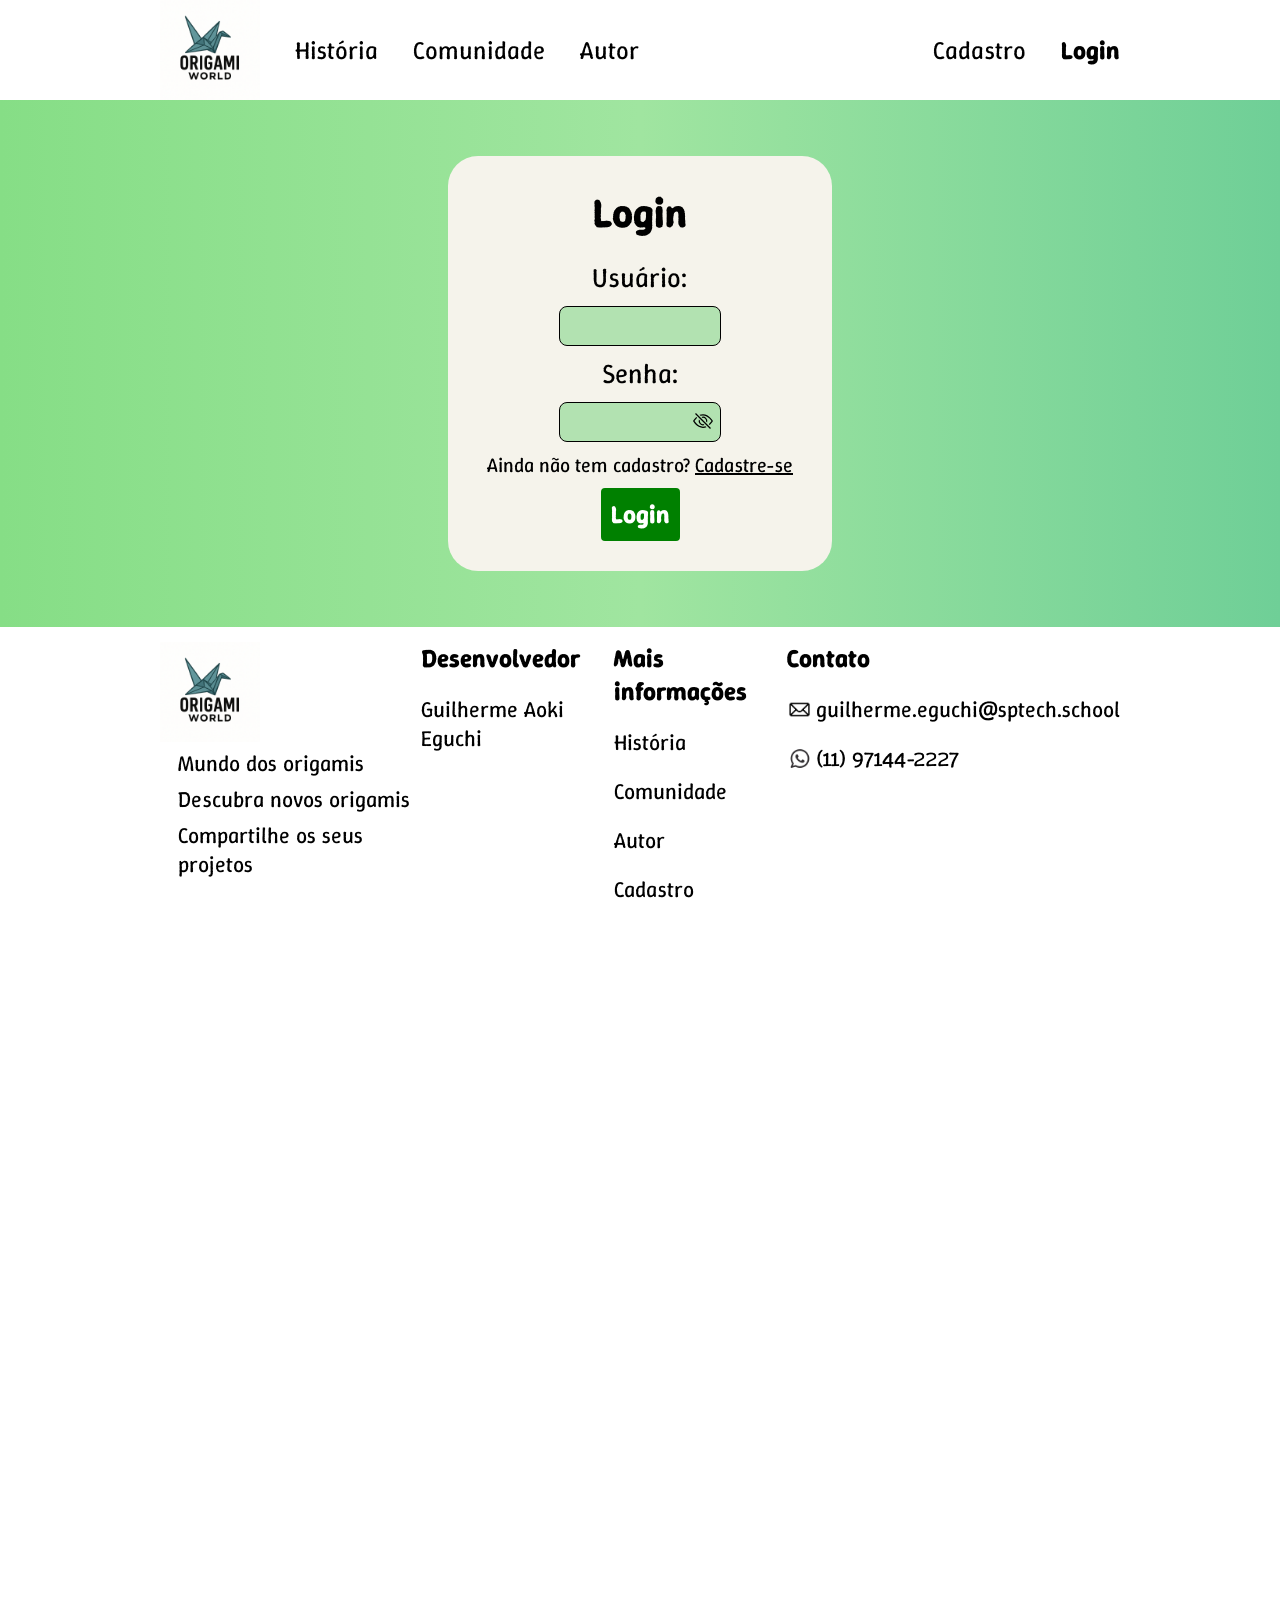
<file: web-data-viz/public/dashboard/cards  wdv.html>
<!DOCTYPE html>
<html lang="pt-br">

<head>
    <link rel="shortcut icon" href="../assets/icon/favicon2.ico" type="image/x-icon">
    <meta charset="UTF-8">
    <meta http-equiv="X-UA-Compatible" content="IE=edge">
    <meta name="viewport" content="width=device-width, initial-scale=1.0">
    <title>AquaTech | Tempo Real</title>


    <link rel="stylesheet" href="./../css/dashboards.css">
    <link rel="stylesheet" href="./../css/estilo.css" />

    <script src="../js/sessao.js"></script>
    <script src="../js/alerta.js"></script>
    <link rel="preconnect" href="https://fonts.gstatic.com">
    <link
        href="https://fonts.googleapis.com/css2?family=Exo+2:ital,wght@0,100;0,200;0,300;0,400;0,500;0,600;0,700;0,800;0,900;1,100;1,200;1,300;1,400;1,500;1,600;1,700;1,800;1,900&display=swap"
        rel="stylesheet">
</head>

<body onload="validarSessao(), exibirAquarios(),  atualizacaoPeriodica()">

    <div class="janela">

        <div class="header-left dash-header">

            <h1>AquaTech</h1>

            <div class="hello">
                <h3>Olá, <span id="b_usuario">usuário</span>!</h3>
            </div>

            <div class="btn-nav">
                <h3>Aquários</h3>
            </div>

            <div class="btn-nav-white">
                <a href="./dashboard.html">
                    <h3>Gráficos</h3>
                </a>
            </div>

            <div class="btn-nav-white">
                <a href="./mural.html">
                    <h3>Mural de Avisos</h3>
                </a>
            </div>

            <div class="btn-logout" onclick="limparSessao()">
                <h3>Sair</h3>
            </div>

        </div>

        <div class="dash">
            <div id="alerta">
            </div>
            <div class="area-parametros-alerta">
                <p class="titulo-legenda">
                    Legenda - Parâmetros para Alertas
                </p>
                <div class="parametros-alerta">
                    <div class="item-regua perigo-frio">
                        <p>Perigo</p>
                        <p>&lt;=5°C</p>
                    </div>
                    <div class="item-regua alerta-frio">
                        <p>Alerta</p>
                        <p>&lt;=10°C</p>
                    </div>
                    <div class="item-regua ideal">
                        <p>Ideal</p>
                        <p>20°C</p>
                    </div>
                    <div class="item-regua alerta-quente">
                        <p>Alerta</p>
                        <p>&gt;=22°C</p>
                    </div>
                    <div class="item-regua perigo-quente">
                        <p>Perigo</p>
                        <p>&gt;=23°C</p>
                    </div>
                </div>
            </div>

            <div class="cards" id="cardAquarios">

            </div>

        </div>

    </div>

</body>

<script>

    function exibirAquarios() {
        JSON.parse(sessionStorage.AQUARIOS).forEach(item => {
            document.getElementById("cardAquarios").innerHTML += `
                    <div class="card-aquario">
                        <div class="title-aquario">
                            <h1>${item.descricao}</h1>
                        </div>
                        <div class="desc-aquario">
                        <div class="temperatura">
                            <p id="temp_aquario_${item.id}">-°C</p>
                        </div>
                        <div class="cor-alerta" id="card_${item.id}"></div>
                    </div>
                    </div>
                    `
        });
    }

</script>

</html>
</file>
<file: Site/style.css>
@import url('https://fonts.googleapis.com/css2?family=Winky+Rough:ital,wght@0,300..900;1,300..900&display=swap');

* {
    margin: 0;
    padding: 0;
    box-sizing: border-box;
    text-decoration: none;
}

body {
    font-size: 100%;
    font-family: "Winky Rough", sans-serif;
}

:root {
    --tamanho_header: 100%;
    --tamanho_footer: 100%;
    --tamanho_main: calc(100vh - var(--tamanho_header) - var(--tamanho_footer) - 2px);
}

a {
    color: black;
}

.agora {
    font-weight: 700;
}

.logo {
    height: 100px;
    width: 100px;
}

/* HEADER */
header {
    display: flex;
    flex-direction: row;
    align-items: center;
    justify-content: space-between;
    padding: 0px 160px;
    height: var(--tamanho_header);
    background-color: white;
    font-size: 25px;
    position: sticky;
    top: 0;
    z-index: 10;
}

header a {
    height: 100px;
}

header .navbar_esquerda {
    display: flex;
    flex-direction: row;
    align-items: center;
    list-style: none;
    gap: 35px;
}

header .navbar_direita {
    display: flex;
    flex-direction: row;
    gap: 35px;
    list-style: none;
}

/* MAIN HISTÓRIA */
.historia {
    height: var(--tamanho_main);
    background-color: #a0e5a0;
    padding: 30px;
    padding-bottom: 100px;
    display: flex;
    flex-direction: column;
    align-items: center;
    gap: 70px;
}

.main_img {
    height: 500px;
    border: black solid 5px;
}

.main_tsuru {
    display: flex;
    flex-direction: row;
    width: 75%;
    justify-content: space-between;
    align-items: start;
}

.diferente_tipo {
    display: flex;
    flex-direction: column;
    width: 75%;
    align-items: center;
    font-size: 27px;
    text-align: center;
    border: black solid 5px;
    padding: 15px;
    gap: 15px;
}

.main_tsuru p {
    font-size: 27px;
}

.historia .borda {
    display: flex;
    flex-direction: column;
    font-size: 25px;
    border: black solid 2px;
    padding: 30px 20px;
    gap: 30px;
    width: 48%;
}

.origami_tipo {
    display: flex;
    flex-direction: row;
    width: 75%;
    justify-content: space-between;
    align-items: center;
}

.historia h1 {
    font-size: 50px;
}

.historia button {
    font-size: 22px;
    padding: 8px;
    background-color: green;
    color: white;
    border-radius: 4px;
    font-weight: 700;
    border: green solid 2px;
    font-family: "Winky Rough", sans-serif;
}


/* MAIN COMUNIDADE */
.comunidade {
    height: var(--tamanho_main);
    background-color: #a0e5a0;
    padding: 30px;
    padding-bottom: 100px;
    display: flex;
    flex-direction: column;
    align-items: center;
    font-size: 25px;
    gap: 40px;
}

.comunidade h1 {
    font-size: 50px;
}

.comunidade_img {
    display: flex;
    height: 500px;
    border: black solid 5px;
}

/* MAIN AUTOR */
.autor {
    height: var(--tamanho_main);
    background-color: #a0e5a0;
    padding: 30px;
    padding-bottom: 100px;
    display: flex;
    flex-direction: column;
    align-items: center;
    gap: 70px;
}

.main_autor {
    display: flex;
    flex-direction: row;
    justify-content: space-between;
    width: 90%;
}

.autor_img {
    height: 500px;
    border: black solid 5px;
}

.texto_autor {
    display: flex;
    align-items: start;
    font-size: 25px;
    width: 50%;
}

.autor h1 {
    border-bottom: black solid 3px;
}

/* SEM LOGIN */

.sem_login {
    display: flex;
    flex-direction: column;
    align-items: center;
    gap: 80px;
    width: 90%;
}

.sem_login button {
    font-size: 22px;
    padding: 8px;
    background-color: green;
    color: white;
    border-radius: 4px;
    font-weight: 700;
    border: green solid 2px;
    font-family: "Winky Rough", sans-serif;
}

.sem_login .exemplo1 {
    display: flex;
    flex-direction: row;
    width: 90%;
    justify-content: space-around;
    align-items: start;
}

.sem_login .exemplo1 .texto {
    display: flex;
    flex-direction: column;
    border: black solid 2px;
    padding: 20px 10px;
    width: 40%;
}

.sem_login .exemplo2 {
    display: flex;
    flex-direction: row;
    width: 90%;
    justify-content: space-around;
    align-items: start;
}

.sem_login .exemplo2 .texto {
    display: flex;
    flex-direction: column;
    border: black solid 2px;
    padding: 20px 10px;
    width: 40%;
}


/* COM LOGIN */

.com_login {
    display: none;
    width: 40%;
    justify-content: space-around;
    align-items: center;
}

.com_login select {
    font-size: 18px;
    height: 30px;
    width: 28%;
    border-radius: 8px;
    border: black solid 1px;
    font-family: "Winky Rough", sans-serif;
}

.com_login #ipt_pesquisar {
    font-size: 18px;
    width: 40%;
    height: 30px;
    border-radius: 8px;
    border: black solid 1px;
    font-family: "Winky Rough", sans-serif;
    text-align: center;
}

.com_login button {
    width: 30px;
    height: 30px;
}



/* MAIN CADASTRO */

.cadastro {
    height: var(--tamanho_main);
    background-color: #a0e5a0;
    padding: 50px 30px;
    display: flex;
    flex-direction: column;
    align-items: center;
    font-size: 27px;
    font-family: "Winky Rough", sans-serif;
}

.cadastro .caixa {
    display: flex;
    flex-direction: column;
    align-items: center;
    gap: 10px;
    background-color:#f5f3eb;
    color: #000000;
    width: 30%;
    height: 100%;
    padding: 30px;
    border-radius: 30px;
}

.cadastro .caixa input {
    width: 50%;
    text-align: center;
    font-size: 22px;
    height: 40px;
    background-color: #b2e2b1;
    color: #276927;
    font-weight: 700;
    border: black solid 1px;
    border-radius: 8px;
    font-family: "Winky Rough", sans-serif;
}

.cadastro button {
    font-size: 25px;
    padding: 8px;
    background-color: green;
    color: white;
    border-radius: 4px;
    font-weight: 700;
    border: green solid 2px;
    font-family: "Winky Rough", sans-serif;
}


/* MAIN LOGIN */

.login {
    height: var(--tamanho_main);
    background-color: #a0e5a0;
    padding: 50px 30px;
    display: flex;
    flex-direction: column;
    align-items: center;
    font-size: 27px
}

.login .caixa {
    display: flex;
    flex-direction: column;
    align-items: center;
    gap: 10px;
    background-color:#f5f3eb;
    color: #000000;
    width: 30%;
    height: 100%;
    padding: 30px;
    border-radius: 30px;
}

.login .caixa input {
    width: 50%;
    text-align: center;
    font-size: 22px;
    height: 40px;
    background-color: #b2e2b1;
    color: #276927;
    font-weight: 700;
    border: black solid 1px;
    border-radius: 8px;
    font-family: "Winky Rough", sans-serif;
}

.login #senha {
    display: flex;
    align-items: center;
    width: 50%;
    justify-content: end;
}

.login #senha input {
    width: 100%;
}

.login #senha button {
    margin-right: 8px;
    font-size: 25px;
    position: absolute;
    background: none;
    border: none;
}

.login #login {
    font-size: 25px;
    padding: 8px;
    background-color: green;
    color: white;
    border-radius: 4px;
    font-weight: 700;
    border: green solid 2px;
    font-family: "Winky Rough", sans-serif;
}

.login #login:hover {
    cursor: pointer;
    color: black;
    border: black solid 2px;
    background-color: #a0e5a0;
    transition: 0.8s;
}

.login .sem_cadastro {
    display: flex;
    flex-direction: column;
    align-items: center;
    font-size: 20px;
}

.login .sem_cadastro a {
    text-decoration: underline;
}

.cadastro .com_login {
    display: flex;
    flex-direction: column;
    align-items: center;
    width: 100%;
    font-size: 20px;
}

.cadastro .com_login a {
    text-decoration: underline;
}

button:hover {
    cursor: pointer;
    color: black;
    border: black solid 2px;
    background-color: #a0e5a0;
    transition: 0.8s;
}

#navbar_sair {
    display: none;
    align-items: center;
}

/* FOOTER */

footer {
    display: flex;
    flex-direction: row;
    justify-content: space-between;
    padding: 0px 160px;
    margin-top: 15px;
    margin-bottom: 30px;
    height: var(--tamanho_footer);
    background-color: white;
    font-size: 22px;
}

footer h6 {
    font-size: 25px;
}

.footer_descricao .frase {
    display: flex;
    flex-direction: column;
    margin-left: 18px;
    gap: 7px;
}

.footer_fundador {
    display: flex;
    flex-direction: column;
    gap: 20px;
}

.footer_informacao {
    display: flex;
    flex-direction: column;
    gap: 20px;
}

.footer_contato img {
    height: 25px;
}

.footer_contato {
    display: flex;
    flex-direction: column;
    gap: 20px;
}

.footer_contato p {
    display: flex;
    align-items: center;
    gap: 4px;
}
</file>
<file: web-data-viz/public/css/style.css>
@import url('https://fonts.googleapis.com/css2?family=Winky+Rough:ital,wght@0,300..900;1,300..900&display=swap');

* {
    margin: 0;
    padding: 0;
    box-sizing: border-box;
    text-decoration: none;
    font-family: "Winky Rough", sans-serif;
}

body {
    font-size: 100%;
}

:root {
    --tamanho_header: 100px;
    --tamanho_footer: 230px;
    --tamanho_main: calc(100% - var(--tamanho_header) - var(--tamanho_footer) - 2px);
}

a {
    color: black;
}

.agora {
    font-weight: 700;
}

.logo {
    height: 100px;
    width: 100px;
}

/* HEADER */
header {
    display: flex;
    flex-direction: row;
    align-items: center;
    justify-content: space-between;
    padding: 0px 160px;
    height: var(--tamanho_header);
    background-color: white;
    font-size: 25px;
    position: sticky;
    top: 0;
    z-index: 10;
}

header a {
    height: 100px;
}

header .navbar_esquerda {
    display: flex;
    flex-direction: row;
    align-items: center;
    list-style: none;
    gap: 35px;
}

header .navbar_direita {
    display: flex;
    flex-direction: row;
    gap: 35px;
    list-style: none;
    align-items: center;
}

/* MAIN HISTÓRIA */
.historia {
    height: var(--tamanho_main);
    background: linear-gradient(to right, #86de86, #a0e5a0, #6fcf97);
    padding: 30px;
    padding-bottom: 100px;
    display: flex;
    flex-direction: column;
    align-items: center;
    gap: 60px;
}

.main_img {
    height: 500px;
    border: black solid 5px;
}

.main_tsuru {
    display: flex;
    flex-direction: row;
    width: 75%;
    justify-content: space-between;
    align-items: start;
}

.diferente_tipo {
    display: flex;
    flex-direction: column;
    width: 75%;
    align-items: center;
    font-size: 27px;
    text-align: center;
    border: black solid 5px;
    padding: 15px;
    gap: 15px;
    background: linear-gradient(#ffffffe6, #d2ffd2cc);
    border-radius: 12px;
    box-shadow: 0 4px 10px #0000001a;
}

.main_tsuru p {
    font-size: 27px;
}

.historia .borda {
    display: flex;
    flex-direction: column;
    font-size: 25px;
    border: black solid 2px;
    padding: 30px 20px;
    gap: 30px;
    width: 48%;
    background: linear-gradient(#ffffffe6, #d2ffd2cc);
    border-radius: 12px;
    box-shadow: 0 4px 10px #0000001a;
}

.origami_tipo {
    display: flex;
    flex-direction: row;
    width: 75%;
    justify-content: space-between;
    align-items: center;
}

.historia h1 {
    font-size: 50px;
}

.historia button {
    font-size: 22px;
    padding: 8px;
    background-color: green;
    color: white;
    border-radius: 4px;
    font-weight: 700;
    border: green solid 2px;
}


/* MAIN COMUNIDADE */
.comunidade {
    height: var(--tamanho_main);
    background: linear-gradient(to right, #86de86, #a0e5a0, #6fcf97);
    padding: 30px;
    padding-bottom: 100px;
    display: flex;
    flex-direction: column;
    align-items: center;
    font-size: 25px;
    gap: 60px;
}

.comunidade h1 {
    font-size: 50px;
}

.comunidade_img {
    display: flex;
    height: 500px;
    max-width: 800px;
    border: black solid 5px;
}

.comunidade #navbar_quiz {
    display: none;
}


/* MAIN AUTOR */
.autor {
    height: var(--tamanho_main);
    background: linear-gradient(to right, #86de86, #a0e5a0, #6fcf97);
    padding: 30px;
    padding-bottom: 50px;
    display: flex;
    flex-direction: column;
    align-items: center;
    gap: 30px;
}

.main_autor {
    display: flex;
    flex-direction: row;
    justify-content: space-between;
    width: 95%;
}

.autor_img {
    height: 600px;
    border: black solid 5px;
}

.texto_autor {
    display: flex;
    flex-direction: column;
    justify-content: space-between;
    align-items: start;
    font-size: 25px;
    width: 50%;
    border: black solid 2px;
    padding: 20px;
    background: linear-gradient(#ffffffe6, #d2ffd2cc);
    border-radius: 12px;
    box-shadow: 0 4px 10px #0000001a;
}

.autor h1 {
    font-size: 50px;
}

/* SEM LOGIN */

.sem_login {
    display: flex;
    flex-direction: column;
    align-items: center;
    gap: 80px;
    width: 80%;
}

.sem_login button {
    font-size: 22px;
    padding: 8px;
    background-color: green;
    color: white;
    border-radius: 4px;
    font-weight: 700;
    border: green solid 2px;
}

.sem_login .exemplo {
    display: flex;
    flex-direction: row;
    width: 90%;
    justify-content: space-between;
    align-items: start;
}

.sem_login .exemplo .texto {
    display: flex;
    flex-direction: column;
    border: black solid 2px;
    padding: 20px 10px;
    width: 40%;
    background-color: #c8f0c8cc;
}


/* COM LOGIN */

.com_login {
    display: none;
    flex-direction: column;
    align-items: center;
    gap: 90px;
    width: 80%;
}

.comunidade .borda {
    display: none;
    flex-direction: column;
    align-items: center;
    font-size: 25px;
    border: black solid 5px;
    padding: 30px 20px;
    gap: 30px;
    width: 50%;
    background: linear-gradient(#ffffffe6, #d2ffd2cc);
    border-radius: 20px;
    box-shadow: 0 4px 10px #0000001a;
}

.areaCompartilhar {
    display: flex;
    flex-direction: column;
    align-items: center;
}

.areaCompartilhar span {
    color: red;
}

.enviarProjeto {
    display: flex;
    width: 100%;
    justify-content: center;
    gap: 2%;
    align-items: center;
}

.enviarProjeto select {
    font-size: 18px;
    height: 30px;
    width: 190px;
    border-radius: 8px;
    border: black solid 1px;
}

.enviarProjeto input {
    font-size: 18px;
    width: 200px;
    height: 30px;
    border-radius: 8px;
    border: black solid 1px;
    text-align: center;
}

.enviarProjeto #foto_origami {
    width: fit-content;
    height: 100%;
    border: none;
    padding: 2px;
    cursor: pointer;
}

.enviarProjeto #btn_enviarOrigami {
    width: 90px;
    height: 30px;
    border: black solid 1px;
    border-radius: 8px;
    font-size: 18px;
    cursor: pointer;
}

.enviarProjeto #btn_enviarOrigami:hover {
    background-color: grey;
    transition: 0.8s;
}

.com_login .exemplo {
    display: flex;
    flex-direction: row;
    width: 90%;
    justify-content: space-between;
    align-items: start;
}

.com_login .exemplo .postagem {
    border: #000000 solid 4px;
    display: flex;
    flex-direction: column;
    height: 500px;
    width: 600px;
}

.com_login .exemplo .postagem .topo_postagem {
    display: flex;
    font-size: 20px;
    height: 20%;
}

.com_login .exemplo .texto {
    display: flex;
    flex-direction: column;
    border: black solid 1px;
    width: 100%;
    justify-content: center;
    align-items: center;
    font-weight: 700;
    font-size: 22px;
    background-color: #c8f0c8cc;
}

.com_login .exemplo .postagem .area_comentario {
    background-color: #ffffff71;
    height: 80%;
}

.com_login .exemplo .postagem .area_comentario .comentario {
    background: linear-gradient(to top, #b4f7bae7, #ffffffe7, #b4f7bae7);
    padding: 10px;
    height: 80%;
    border: black solid 1px;
    font-size: 22px;
    max-height: 319px;
    overflow-y: auto;
}

.com_login .exemplo .postagem .area_comentario .comentario p {
    display: flex;
    position: sticky;
    top: 0;
    z-index: 2;
    width: fit-content;
    color: #64daa3;
    background-color: #000000de;
    font-size: 22px;
    font-weight: bold;
    padding: 4px 8px;
    border-radius: 6px;
    margin-bottom: 8px;
}

.com_login .exemplo .postagem .area_comentario .interacao_comentario {
    display: flex;
    flex-direction: row;
    padding: 8px;
    border: black solid 1px;
    height: 20%;
    align-items: center;
    gap: 10px;
}

.com_login .exemplo .postagem .area_comentario .interacao_comentario .curtir {
    display: flex;
    flex-direction: column;
    align-items: center;
    margin-right: 10px;
}

/* BOTÃO DE CURTIR */

.btnCurtir {
    display: flex;
    align-items: center;
    justify-content: center;
    width: 35px;
    height: 35px;
    border: none;
    border-radius: 50%;
    background-color: #ffcccc;
    font-size: 40px;
    cursor: pointer;
    transition: 0.4s;
}

.btnCurtir::before {
    content: "♡";
    position: absolute;
    color: #d32f2f;
    transition: 0.2s;
}

.btnCurtir.curtido {
    background-color: #ffcccc;
}

.btnCurtir.curtido::before {
    content: "♥";
    color: #ff0000;
    font-size: 45px;
}

.btnCurtir:not(.curtido):hover {
    background-color: #ff9999;
    transform: scale(1.1);
}

.btnCurtir:not(.curtido):hover::before {
    transform: scale(1.15);
}

.com_login .exemplo .postagem .area_comentario .interacao_comentario .curtir span {
    font-size: 18px;
    font-weight: bold;
    color: #212427;
}

.com_login .exemplo .postagem .area_comentario .interacao_comentario .input_comentario {
    display: flex;
    align-items: center;
    height: 100%;
    width: 100%;
    gap: 10px;
}

.com_login .exemplo .postagem .area_comentario .interacao_comentario .input_comentario span {
    font-size: 20px;
    font-weight: 700;
    padding: 5px;
    border: black solid;
    border-radius: 9px;
}

.com_login .exemplo .postagem .area_comentario .interacao_comentario .input_comentario input {
    display: flex;
    height: 100%;
    width: 100%;
    border-radius: 20px;
    padding: 10px;
    font-size: 20px;
}

.com_login .exemplo .postagem .area_comentario .interacao_comentario .input_comentario .enviar button {
    background-image: url(./../img/enviar.png);
    background-size: contain;
    border-radius: 100%;
    height: 50px;
    width: 50px;
    cursor: pointer;
}

.com_login .exemplo .postagem .area_comentario .interacao_comentario .enviar button:hover {
    transform: scale(1.1);
    background-color: #84e0fc;
    border-radius: 50%;
    border: black 2px solid;
    transition: 0.6s;
}

.com_login .exemplo .postagem .area_comentario .interacao_comentario .input_comentario .enviar {
    height: 60px;
    width: 55px;
    display: flex;
    align-items: center;
}

/* MAIN CADASTRO */

.cadastro {
    height: calc(100vh - var(--tamanho_header) - var(--tamanho_footer) - 50px);
    background: linear-gradient(to right, #86de86, #a0e5a0, #6fcf97);
    padding: 20px 30px;
    display: flex;
    flex-direction: column;
    align-items: center;
    justify-content: center;
    font-size: 27px;
}

.cadastro .caixa {
    display: flex;
    flex-direction: column;
    align-items: center;
    gap: 10px;
    background-color: #f5f3eb;
    color: #000000;
    width: 30%;
    height: fit-content;
    padding: 30px;
    border-radius: 30px;
}

.cadastro .caixa input {
    width: 50%;
    text-align: center;
    font-size: 22px;
    height: 40px;
    background-color: #b2e2b1;
    color: #276927;
    font-weight: 700;
    border: black solid 1px;
    border-radius: 8px;
}

.cadastro button {
    font-size: 25px;
    padding: 8px;
    background-color: green;
    color: white;
    border-radius: 4px;
    font-weight: 700;
    border: green solid 2px;
}

.cadastro span {
    display: hidden;
    font-size: 20px;
    color: red;
}

/* MAIN LOGIN */

.login {
    height: calc(96vh - var(--tamanho_header) - var(--tamanho_footer) - 7px);
    background: linear-gradient(to right, #86de86, #a0e5a0, #6fcf97);
    display: flex;
    flex-direction: column;
    align-items: center;
    justify-content: center;
    font-size: 27px
}

.login .caixa {
    display: flex;
    flex-direction: column;
    align-items: center;
    justify-content: center;
    gap: 10px;
    background-color: #f5f3eb;
    color: #000000;
    width: 30%;
    height: fit-content;
    padding: 30px;
    border-radius: 30px;
}

.login .caixa input {
    width: 50%;
    text-align: center;
    font-size: 22px;
    height: 40px;
    background-color: #b2e2b1;
    color: #276927;
    font-weight: 700;
    border: black solid 1px;
    border-radius: 8px;
}

.login #senha {
    display: flex;
    align-items: center;
    width: 50%;
    justify-content: end;
}

.login #senha input {
    width: 100%;
}

.login #senha button {
    margin-right: 8px;
    font-size: 25px;
    position: absolute;
    background: none;
    border: none;
}

.login #login {
    font-size: 25px;
    padding: 8px;
    background-color: green;
    color: white;
    border-radius: 4px;
    font-weight: 700;
    border: green solid 2px;
}

.login .sem_cadastro {
    display: flex;
    flex-direction: column;
    align-items: center;
    font-size: 20px;
}

.login .sem_cadastro a {
    text-decoration: underline;
}

.cadastro .com_login {
    display: flex;
    flex-direction: column;
    align-items: center;
    width: 100%;
    font-size: 20px;
}

.cadastro .com_login a {
    text-decoration: underline;
}

.login #login:hover {
    cursor: pointer;
    color: black;
    border: black solid 2px;
    background: linear-gradient(to right, #86de86, #a0e5a0, #6fcf97);
    transition: 0.8s;
}

.cadastro button:hover {
    cursor: pointer;
    color: black;
    border: black solid 2px;
    background: linear-gradient(to right, #86de86, #a0e5a0, #6fcf97);
    transition: 0.8s;
}

.historia button:hover {
    cursor: pointer;
    color: black;
    border: black solid 2px;
    background: linear-gradient(to right, #86de86, #a0e5a0, #6fcf97);
    transition: 0.8s;
}

.comunidade .sem_login button:hover {
    cursor: pointer;
    color: black;
    border: black solid 2px;
    background: linear-gradient(to right, #86de86, #a0e5a0, #6fcf97);
    transition: 0.8s;
}

#navbar_sair {
    display: none;
    align-items: center;
}

.login span {
    display: hidden;
    font-size: 20px;
    color: red;
}


/* QUIZ */
:root {
    --success: #198754;
    --success-dark: #095c36;
    --success-light: #c5fce2;
    --warning: #ffc107;
    --warning-dark: #705400;
    --warning-light: #fdebb3;
    --danger: #dc3545;
    --danger-dark: #990c19;
    --danger-light: #f0c1c6;
}

.quiz {
    height: calc(100vh - var(--tamanho_header));
    background: linear-gradient(to right, #86de86, #a0e5a0, #6fcf97);
    padding: 20px 30px;
    display: flex;
    flex-direction: column;
    align-items: center;
    font-size: 27px;
    justify-content: center;
    gap: 50px;
}

.quiz #inicioDoQuiz {
    display: flex;
    flex-direction: column;
    text-align: center;
    align-items: center;
    width: 60%;
    gap: 25px;
}

.quiz #jogo {
    font-size: 30px;
    gap: 8px;
}

.quiz #pontuacao {
    font-size: 30px;
    gap: 8px;
}

.quiz #botoes {
    display: flex;
    flex-direction: column;
    gap: 8px;
}

.quiz button {
    font-size: 25px;
    padding: 2px;
    background-color: white;
    border-radius: 8px;
    border: black solid 1px;
    text-align: center;
}

.quiz #btnIniciarQuiz {
    font-size: 50px;
    padding: 10px 15px;
    background-color: white;
    border-radius: 25px;
    font-weight: 700;
    border: black solid 2px;
}

.quiz #btnVerEstatisticas {
    padding: 5px 10px;
    font-weight: 700;
}

.quiz button:hover {
    cursor: pointer;
    background-color: #b8b6b6;
    transition: 0.8s;
}

.quiz #btnIniciarQuiz:hover {
    cursor: pointer;
    background-color: #b8b6b6;
    transition: 0.8s;
}

.quiz #div_erro {
    color: red;
    align-self: center;
    font-size: 22px;
}

.quiz #infoQuestao {
    font-size: 40px;
}

.quiz #pontuacao {
    display: none;
}

.quiz #jogo {
    display: none;
    width: 35%;
}

.quiz #btnConcluir {
    display: none;
}

.quiz .flex-colunar {
    display: flex;
    flex-direction: column;
}

.quiz .width-fit-content {
    width: fit-content;
}

.quiz .border {
    border: 10px solid black;
    border-radius: 25px;
    padding: 25px;
}

.quiz .text-bold {
    font-weight: bold;
}

.quiz .text-success-with-bg {
    color: var(--success-dark);
    background-color: var(--success-light);
}

.quiz .text-warning-with-bg {
    color: var(--warning-dark);
    background-color: var(--warning-light);
}

.quiz .text-danger-with-bg {
    color: var(--danger-dark);
    background-color: var(--danger-light);
}

.quiz .grafico {
    display: flex;
    flex-direction: row;
    justify-content: center;
    align-items: center;
    gap: 150px;
    margin-top: 25px;
    padding: 30px;
    background-color: #ffffffbd;
    border-radius: 30px;
}

.quiz .grafico .graficoPizza {
    display: flex;
    flex-direction: column;
    align-items: center;
    width: 350px;
}

.quiz .grafico .graficoPizza p {
    font-size: 30px;
}

.quiz .estatisticas {
    display: none;
    flex-direction: column;
    gap: 20px;
}

.quiz .estatisticas #btnVoltar {
    align-self: center;
    width: 15%;
}

.quiz .localGraficos {
    display: flex;
    flex-direction: row;
    align-items: center;
    gap: 80px;
}

.quiz table {
    background-color: #ffffffbd;
    font-size: 22px;
    border-radius: 40px;
    letter-spacing: 1px;
    padding: 30px;
}

.quiz table thead {
    background-color: #198754;
    color: white;
    font-size: 25px;
}

.quiz table td {
    background-color: #6fcf97;
}

.quiz table th,
td {
    border: 2px solid black;
    padding: 8px 10px;
    border-radius: 7px;
}

/* FOOTER */

footer {
    display: flex;
    flex-direction: row;
    justify-content: space-between;
    padding: 0px 160px;
    margin-top: 15px;
    margin-bottom: 30px;
    height: var(--tamanho_footer);
    background-color: white;
    font-size: 22px;
}

footer h6 {
    font-size: 25px;
}

.footer_descricao .frase {
    display: flex;
    flex-direction: column;
    margin-left: 18px;
    gap: 7px;
}

.footer_fundador {
    display: flex;
    flex-direction: column;
    gap: 20px;
}

.footer_informacao {
    display: flex;
    flex-direction: column;
    gap: 20px;
}

.footer_contato img {
    height: 25px;
}

.footer_contato {
    display: flex;
    flex-direction: column;
    gap: 20px;
}

.footer_contato p {
    display: flex;
    align-items: center;
    gap: 4px;
}
</file>
<file: web-data-viz/public/css/dashboards.css>
/* pagina mural */

@import url('https://fonts.googleapis.com/css2?family=Barlow:ital,wght@0,100;0,200;0,300;0,400;0,500;0,600;0,700;0,800;0,900;1,100;1,200;1,300;1,400;1,500;1,600;1,700;1,800;1,900&display=swap');

body {
  margin: 0;
  padding: 0;
  font-family: 'Barlow', 'Segoe UI', 'Segoe UI', Tahoma, Geneva, Verdana, sans-serif;
}

.label-captura {
  display: flex;
  justify-content: center;
}

.dash-right .avisos {
  width: 100%;
  color: rgb(216, 216, 216);
  font-family: 'Barlow', 'Segoe UI', 'Segoe UI', Tahoma, Geneva, Verdana, sans-serif;
}

.dash-right .avisos .container {
  display: flex;
  flex-direction: column;
  align-items: center;
}

.dash-right .avisos .container .div-form {
  width: 95%;
}

.dash-right .avisos .container .div-form #form_postagem {
  width: 95%;
}

.dash-right .avisos .div-form label {
  width: 95%;
}

.dash-right .avisos .div-form input {
  width: 95%;
  border-radius: 5px;
}

.dash-right .avisos .div-form textarea {
  width: 95%;
  border: 3px solid #e6005a;
  background-color: white;
  border-radius: 5px;
}

.dash-right .avisos .div-form button {
  cursor: pointer;
  font-family: 'Barlow', 'Segoe UI', 'Segoe UI', Tahoma, Geneva, Verdana, sans-serif;
  border: 0;
  border-radius: 5px;
  font-weight: 600;
  font-size: 18px;
  padding: 10px 15px;
  color: white;
  background-color: #e6005a;
  width: 120px;
}

.publicacao-btn-editar {
  cursor: pointer;
  font-family: 'Barlow', 'Segoe UI', 'Segoe UI', Tahoma, Geneva, Verdana, sans-serif;
  border: 0;
  border-radius: 5px;
  font-weight: 600;
  font-size: 14px;
  padding: 5px 8px;
  color: white;
  background-color: #e6005a;
  width: 80px;
}

.publicacao {
  display: flex;
  flex-wrap: wrap;
  align-content: stretch;
  flex-direction: column;
  justify-content: center;
  align-items: stretch;
  border-bottom: 3px solid #e6005a;
  padding: 20px;
}

.publicacao>*:not(:last-child) {
  padding: 0 0 10px 0;
}

.div-results {
  width: 100%;
}

.div-results .feed-container {
  background-color: #212124;
  border-radius: 5px;
  margin-bottom: 80px;
}

.div-buttons {
  display: flex;
  justify-content: flex-end;
}

.div-buttons>* {
  margin-left: 30px;
}

/* pagina graficos */

.dash-header {
  background-color: #212124;
}

.dash {
  width: 80%;
  position: relative;
  top: 0;
  left: 20%;
  background-color: #161618;
  height: 100vh;
  overflow: auto;
}

.area-parametros-alerta {
  /* border: 2px solid pink; */
  display: flex;
  flex-direction: column;
  width: 70%;
  margin: auto;
  margin-top: 10px;
  background-color: #212124;
}

.area-parametros-alerta .titulo-legenda {
  color: white;
  font-weight: 600;
  width: fit-content;
  margin: 10px 20px;
}

.parametros-alerta {
  display: flex;
  width: 100%;
}

.item-regua {
  width: 20%;
  text-align: center;
  height: 80px;
  display: flex;
  flex-direction: column;
  justify-content: center;
  align-self: center;
}

.item-regua p {
  margin: 0;
  font-weight: 500;
}

.item-regua p:nth-child(2) {
  font-weight: 800;
}

.perigo-frio {
  background-color: #5c6bc0;
}

.perigo-quente {
  background-color: #ff7043;
}

.alerta-frio {
  background-color: #42a5f5;
}

.alerta-quente {
  background-color: #ffee58;
}

.ideal {
  background-color: #9ccc65;
}

.cards {
  display: flex;
  flex-wrap: wrap;
  justify-content: center;
  height: 450px;
  width: 100%;
  align-items: center;
  color: white;
}

.card-aquario {
  margin: 2%;
  min-width: 40%;
  max-width: 50%;
  width: fit-content;
  flex-wrap: wrap;
  display: flex;
  /* text-align: center; */
  height: 180px;
  /* justify-content: right; */
  background-color: #212124;
  font-size: 20px;
}

.card-aquario h1 {
  width: fit-content;
}

.card-aquario p {
  margin: 0;
  font-size: 50px;
  font-weight: lighter;
  text-align: left;
}

.desc-aquario {
  display: flex;
  flex-direction: row;
  align-items: center;
  width: 100%;
}

.desc-aquario .cor-alerta {
  width: 30px;
}

.title-aquario {
  width: 100%;
}


.cards h1 {
  font-size: 22px;
  border-bottom: solid white 1px;
  text-align: left;
  font-weight: lighter;
  margin: 20px;
}

.temperatura,
.umidade {
  margin: 5px;
  margin-left: 20px;
  width: 75%;
}

.cor-alerta {
  width: 13%;
  height: 30%;
  border-radius: 50%;
  display: inline-block;
}

.btns-dash {
  display: flex;
  align-items: center;
  justify-content: center;
  margin-top: 30px;
  flex-wrap: wrap;
  padding: 0 30% 0 30%;
}

.graph {
  width: 70%;
  margin: auto;
  padding-top: 10px;
}

.tituloGraficos {
  color: rgb(216, 216, 216);
  display: flex;
  justify-content: center;
}

.btn-chart {
  font-family: 'Barlow', 'Segoe UI', 'Segoe UI', Tahoma, Geneva, Verdana, sans-serif;
  border: 0;
  font-weight: 600;
  font-size: 18px;
  padding: 10px 15px;
  color: #e6005a;
  background-color: white;
  margin: 5px;
  border-radius: 3px;
  cursor: pointer
}

.btn-pink {
  color: white;
  background-color: #e6005a;
}

.btn-white {
  color: #e6005a;
  background-color: white;

}

.label-captura {
  height: 80px;
}

.display-none {
  display: none;
}

.display-flex {
  display: flex;
}

.display-block {
  display: block;
}

canvas {
  width: 100% !important;
  height: 100% !important;
}

/* PAGINA DOS GRÁFICOS 2023 */

.janela {
  display: flex;
  /* width: 100vw; */
}

.header-left a {
  text-decoration: none;
  color: white;
}

.header-left {
  position: fixed;
  top: 0;
  left: 0;
  z-index: 999;
  height: 100vh;
  width: 20%;
  display: flex;
  flex-direction: column;
  justify-content: space-evenly;
  align-items: center;
  border-right: 3px solid #32b9cd;
  background-color: #212124;
}

.dash-right {
  display: flex;
  width: 70%;
  height: fit-content;
  background-color: #161618;
  position: relative;
  top: 0;
  left: 25%;
  height: 100vh;
  overflow: auto;
}

.header-left h1 {
  color: #32b9cd;
}

.hello {
  width: 100%;
  display: flex;
  justify-content: center;
}

.hello h3 {
  color: #e3b062;
  font-weight: 300;
  font-size: 1.2rem;
}

.hello h3 span {
  font-weight: 800;
}

.btn-nav {
  width: 40%;
  color: white;
  background-color: #e6005a;
  border-radius: 5px;
  text-align: center;
  padding: 2% 5%;
}

.btn-nav-white {
  width: 40%;
  background-color: white;
  border: 3px solid #e6005a;
  border-radius: 5px;
  text-align: center;
  padding: 2% 5%;
}

.btn-nav-white h3 {
  color: #e6005a;
  padding: 0;
  margin: 0;
}

.btn-nav h3,
.btn-logout h3 {
  margin: 0;
  padding: 0;
}

.btn-logout {
  margin: 0;
  padding: 0;
  width: 20%;
  background-color: #32b9cd;
  color: white;
  border-radius: 10px;
  text-align: center;
  padding: 10px 15px;
  margin-bottom: 100px;
  cursor: pointer;
}
</file>
<file: web-data-viz/public/css/estilo.css>
@import url('https://fonts.googleapis.com/css2?family=Barlow:ital,wght@0,100;0,200;0,300;0,400;0,500;0,600;0,700;0,800;0,900;1,100;1,200;1,300;1,400;1,500;1,600;1,700;1,800;1,900&display=swap');

body {
  margin: 0;
  padding: 0;
  font-family: 'Barlow', 'Segoe UI', 'Segoe UI', Tahoma, Geneva, Verdana, sans-serif;
  background-color: black;
}

:root {
  --tamanho-header: 80px;
  --tamanho-banner: calc(100vh - var(--tamanho-header) - var(--tamanho-footer) - 2px);
  --tamanho-simulador: calc(100vh - var(--tamanho-header) - var(--tamanho-footer) - 2px);
  --tamanho-login: calc(100vh - var(--tamanho-header) - var(--tamanho-footer) - 2px);
  --tamanho-footer: 65px;
}

.container {
  display: flex;
  width: 80%;
  margin: auto;
}

.header {
  height: var(--tamanho-header);
  border-bottom: 2px solid #32b9cd;
}

.header .container {
  justify-content: space-between;
  align-items: center;
  height: 100%;
}

.header a {
  text-decoration: none;
  color: #e3b062;
}

.agora {
  font-weight: 800;
}

.navbar {
  width: 300px;
  display: flex;
  align-items: center;
  justify-content: space-between;
  list-style: none;
  color: #e3b062;
}

.titulo {
  color: #32b9cd;
  width: fit-content;
  font-weight: 500;
}

.header h1 {
  margin: 0;
}

/* BANNER */

.banner {
  height: var(--tamanho-banner);
  color: white;
  background-image: url('../assets/imgs/bg-jelly-fish-para-home.png');
  background-size: cover;
}

.banner .container {
  justify-content: center;
  align-items: center;
  height: 100%;
}

.banner .container p {
  width: 50%;
  margin: 0;
  padding: 0;
  font-size: 36px;
}

.banner .container span {
  font-weight: 800;
}

/* MISSÃO VISÃO VALORES */

.social {
  background-color: #e5e5e5;
  display: flex;
}

.social .container {
  justify-content: center;
}

.box img {
  width: 170px;
}

.social .container .boxes {
  display: flex;
  justify-content: space-between;
  width: 100%;
  padding: 30px 0;
}

.social p {
  text-align: center;
}

.box {
  display: flex;
  flex-direction: column;
  align-items: center;
}

/* FOOTER */

.footer {
  background-color: #32b9cd;
  height: 150px;
  color: #fff;
  display: flex;
  font-size: 15px;
}

.footer .container {
  justify-content: center;
  text-align: center;
}

.footer .container .version {
  font-size: 12px;
}

/* LOGIN */

.login {
  height: var(--tamanho-login);
  background-image: url('../assets/imgs/bg-jelly-fish-para-home.png');
  background-size: cover;
}

.login .container {
  justify-content: center;
  align-items: center;
  height: 100%;
}

.card {
  width: 50%;
  background-color: #e5e5e5;
  border-radius: 10px;
  display: flex;
  align-items: center;
  justify-content: space-evenly;
  color: palevioletred;
  flex-direction: column;
  height: fit-content;
  padding: 20px 0;
}

.card h2 {
  margin: 0;
  font-size: 30px;
}

.formulario {
  display: flex;
  height: 90%;
  width: 80%;
  justify-content: space-around;
  flex-direction: column;
}

.formulario span {
  font-size: 15px;
  font-weight: 800;
}

.formulario input {
  border: 2px solid #32b9cd;
  text-align: center;
  border-radius: 10px;
  margin: 0;
}

.formulario select {
  border: 2px solid #32b9cd;
  background-color: white;
  color: gray;
  height: 36px;
  text-align: center;
  border-radius: 10px;
  margin: 0;
}

.campo {
  display: flex;
  flex-direction: column;
  justify-content: start;
  padding: 5px 0;
}

.botao {
  cursor: pointer;
  font-family: "Barlow", sans-serif;
  border: 0;
  border-radius: 5px;
  font-weight: 600;
  font-size: 18px;
  color: #fff;
  background-color: #ED145B;
  width: 120px;
  height: 30px;
  align-self: center;
  margin-top: 20px;
}

.loading-div {
  width: 50px;
  display: none;
}

.loading-div img {
  height: 50px;
  width: 50px;
}

#div_erros_login {
  display: none
}

/* FORMULARIO */

.alerta_erro{
  display: flex;
  justify-content: flex-end;
}

.card_erro {
  display: none;
  background-color: #fff;
  color: black;
  width: 230px;
  position: fixed;
  border-radius: 4px;
  border: #ED145B 3px solid;
  padding: 10px;
  margin-right: 10%;
}

.card_erro #mensagem_erro{
  font-weight: 500;
  font-size: 20px;
}

.formulario .tipo_campo {
  font-size: 20px;
  font-weight: 600 !important;
}

.formulario {
  display: flex;
  flex-direction: column;
}

input {
  margin-bottom: 10px;
  border: 2px solid #32b9cd;
  padding: 10px;
  text-align: center;
  border-radius: 10px;
}

.btn {
  font-family: "Barlow", sans-serif;
  border: 0;
  border-radius: 5px;
  font-weight: 600;
  font-size: 18px;
  padding: 10px 15px;
  color: white;
  background-color: #ED145B;
  width: 120px;
  align-self: center;
  margin-top: 5px;
}

.loading-div {
  width: 50px;
  margin: auto;
  display: none;
}

.loading-div img {
  height: 50px;
  width: 50px;
}

/* SIMULADOR */

.simulador {
  color: white;
}

.simulador .container {
  flex-direction: column;
  overflow: scroll; 
  height: var(--tamanho-simulador);
}

/* ALERTA */

#alerta {
  position: absolute;
  right: 0;
  bottom: 0;
}

.mensagem-alarme {
  background-color: white;
  border-radius: 5px;
  width: 300px;
  height: 80px;
  margin: 10px;
  padding: 10px 0;
  display: flex;
  justify-content: space-evenly;
  align-items: center;
}

.mensagem-alarme h3 {
  font-size: 14px;
  margin: 0;
}

.mensagem-alarme .informacao {
  width: 66%;
}

.alarme-sino {
  width: 48px;
  height: 48px;
  animation-name: bell;
  animation-duration: 4s;
  background-image: url('https://cdn-icons-png.flaticon.com/512/1157/1157000.png');
  background-size: cover;
  animation-iteration-count: infinite;
}

@keyframes bell {
  0%   {transform: rotate(25deg)}
  25%  {transform: rotate(-25deg)}
  50%  {transform: rotate(25deg)}
  75%  {transform: rotate(-25deg)}
  100% {transform: rotate(25deg)}
}
</file>
